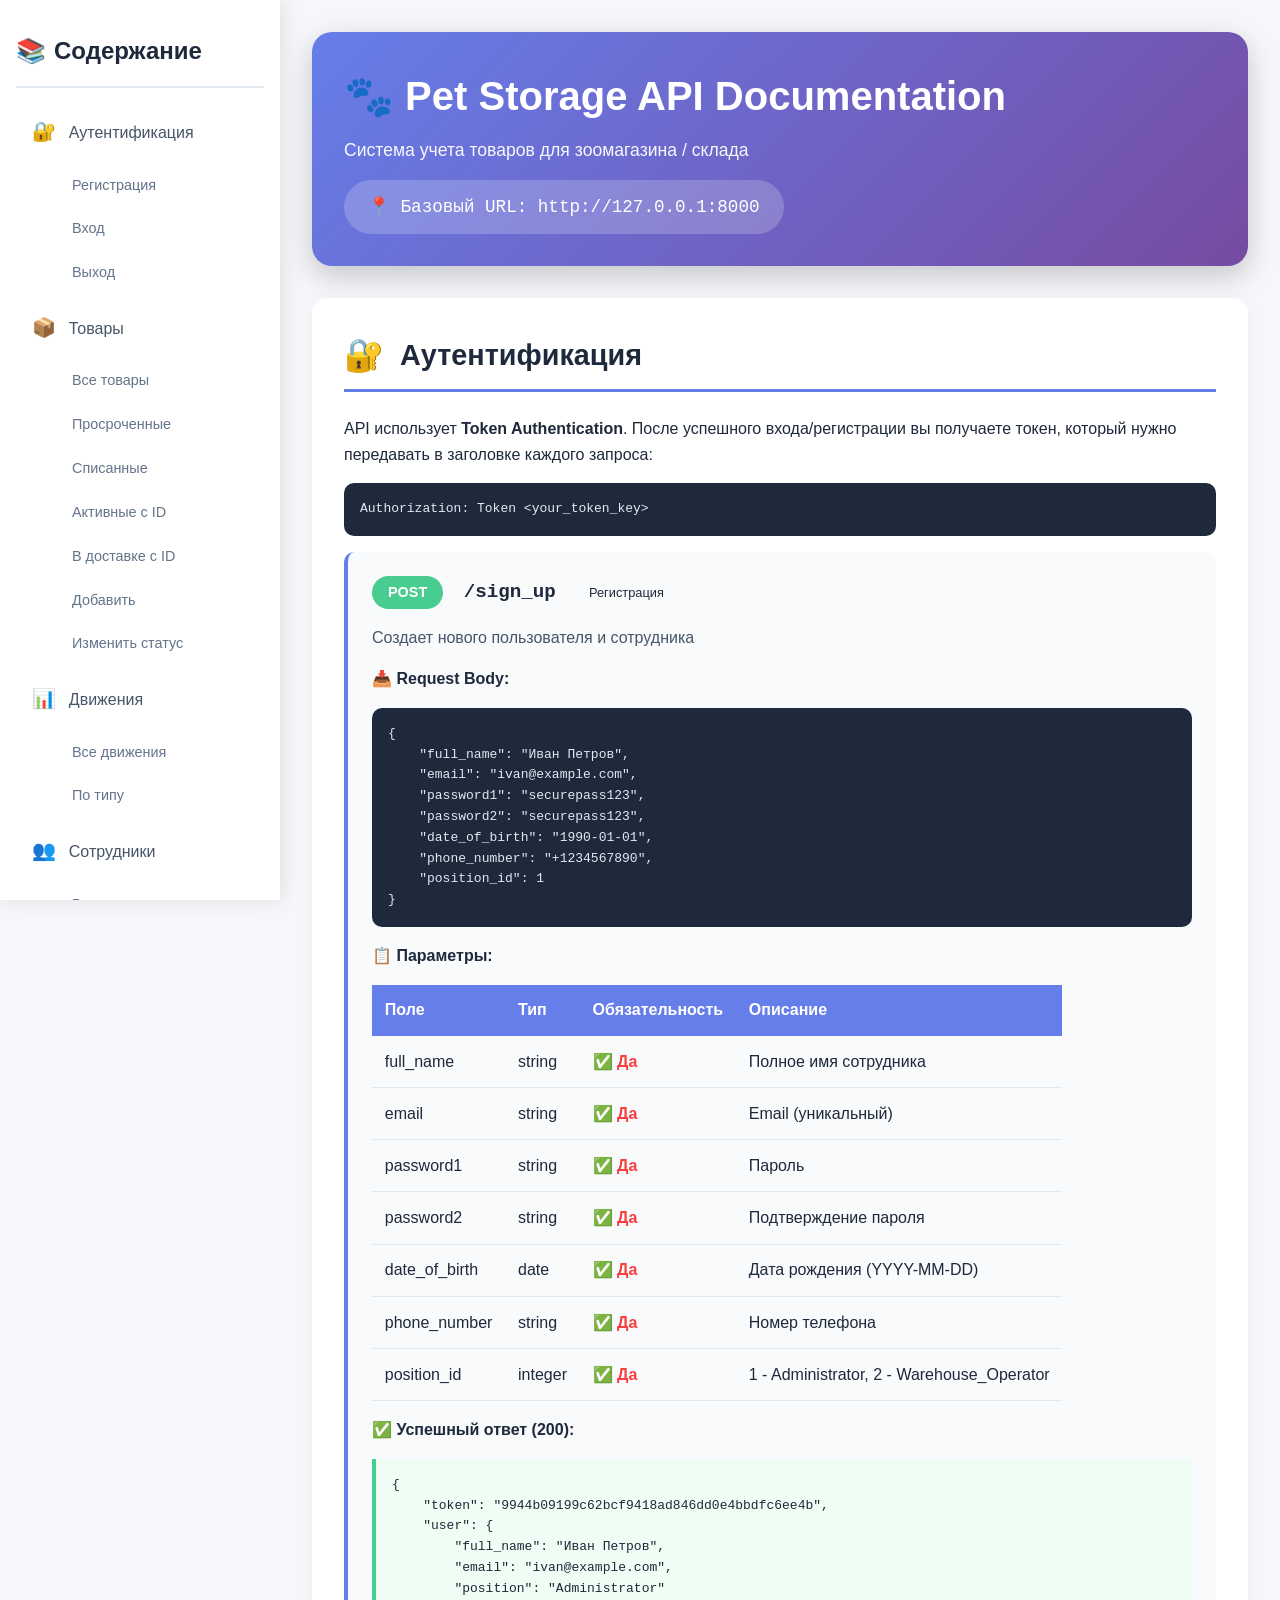
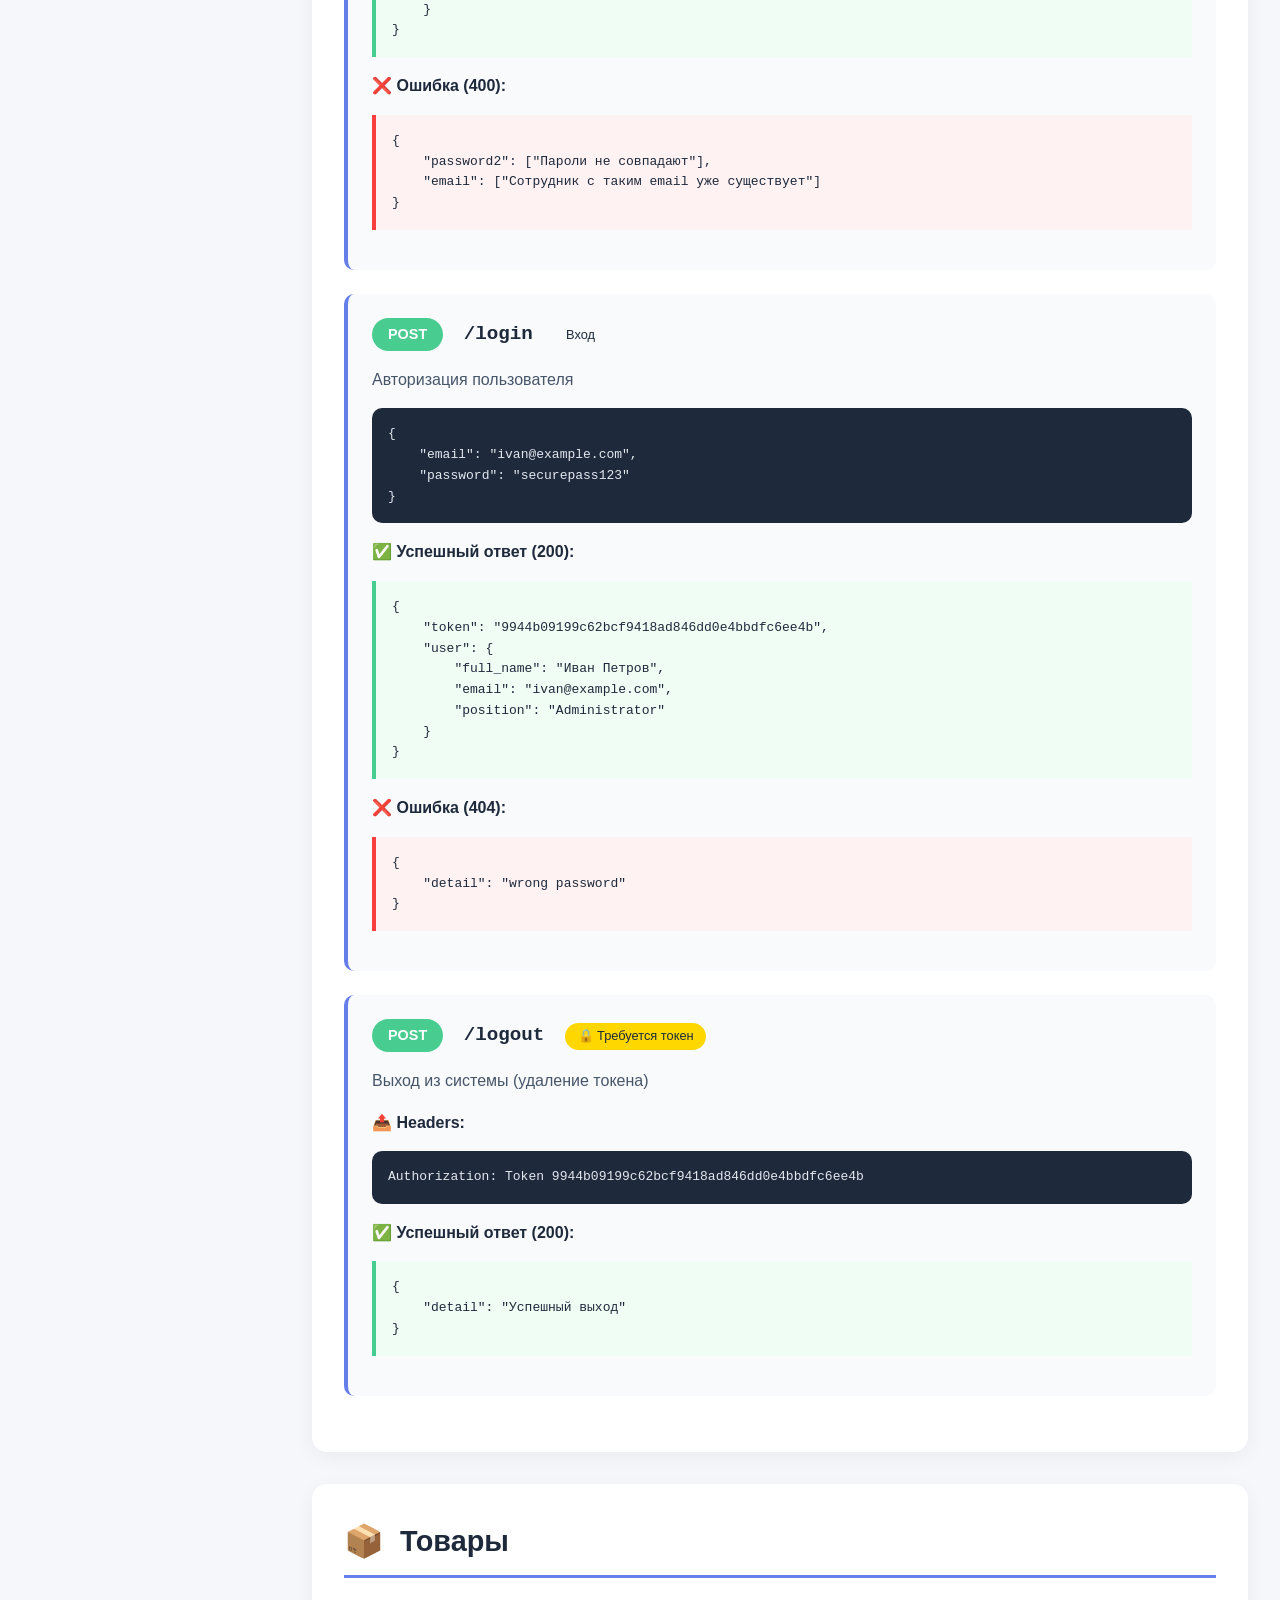
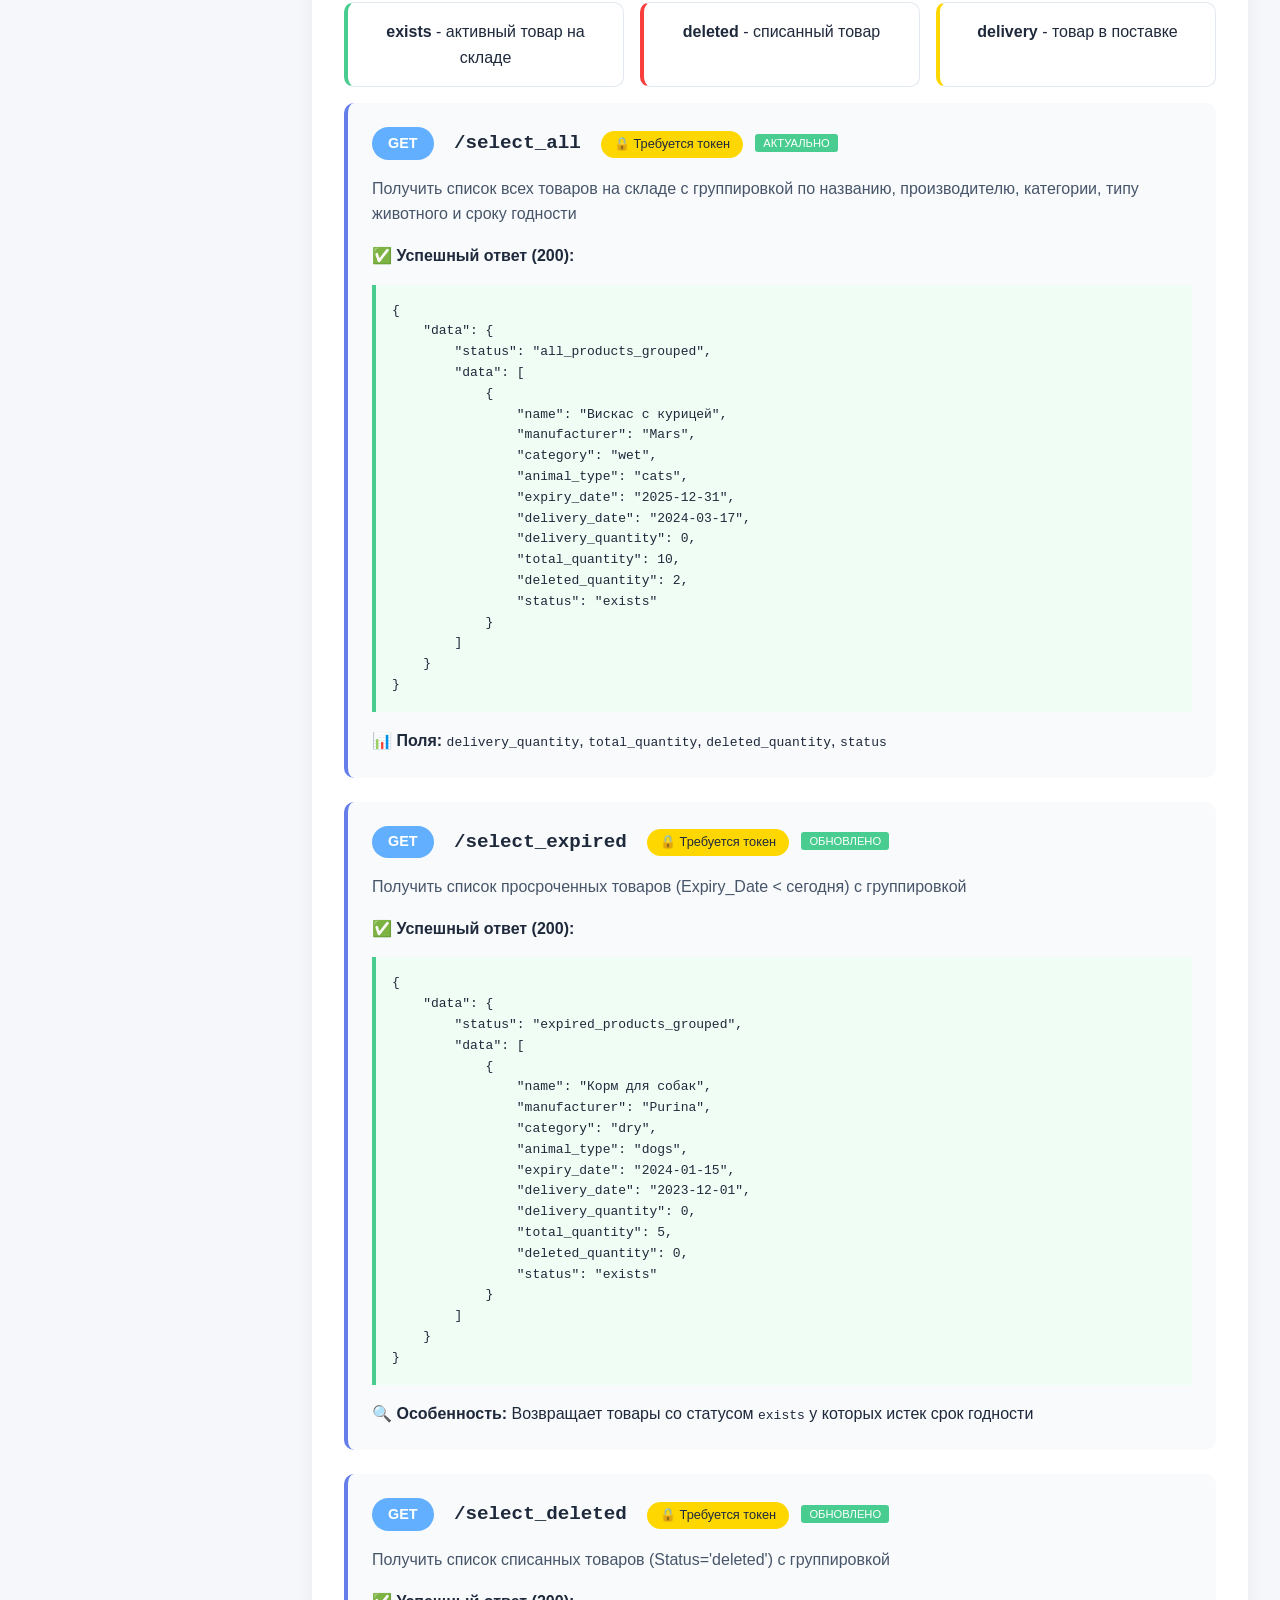
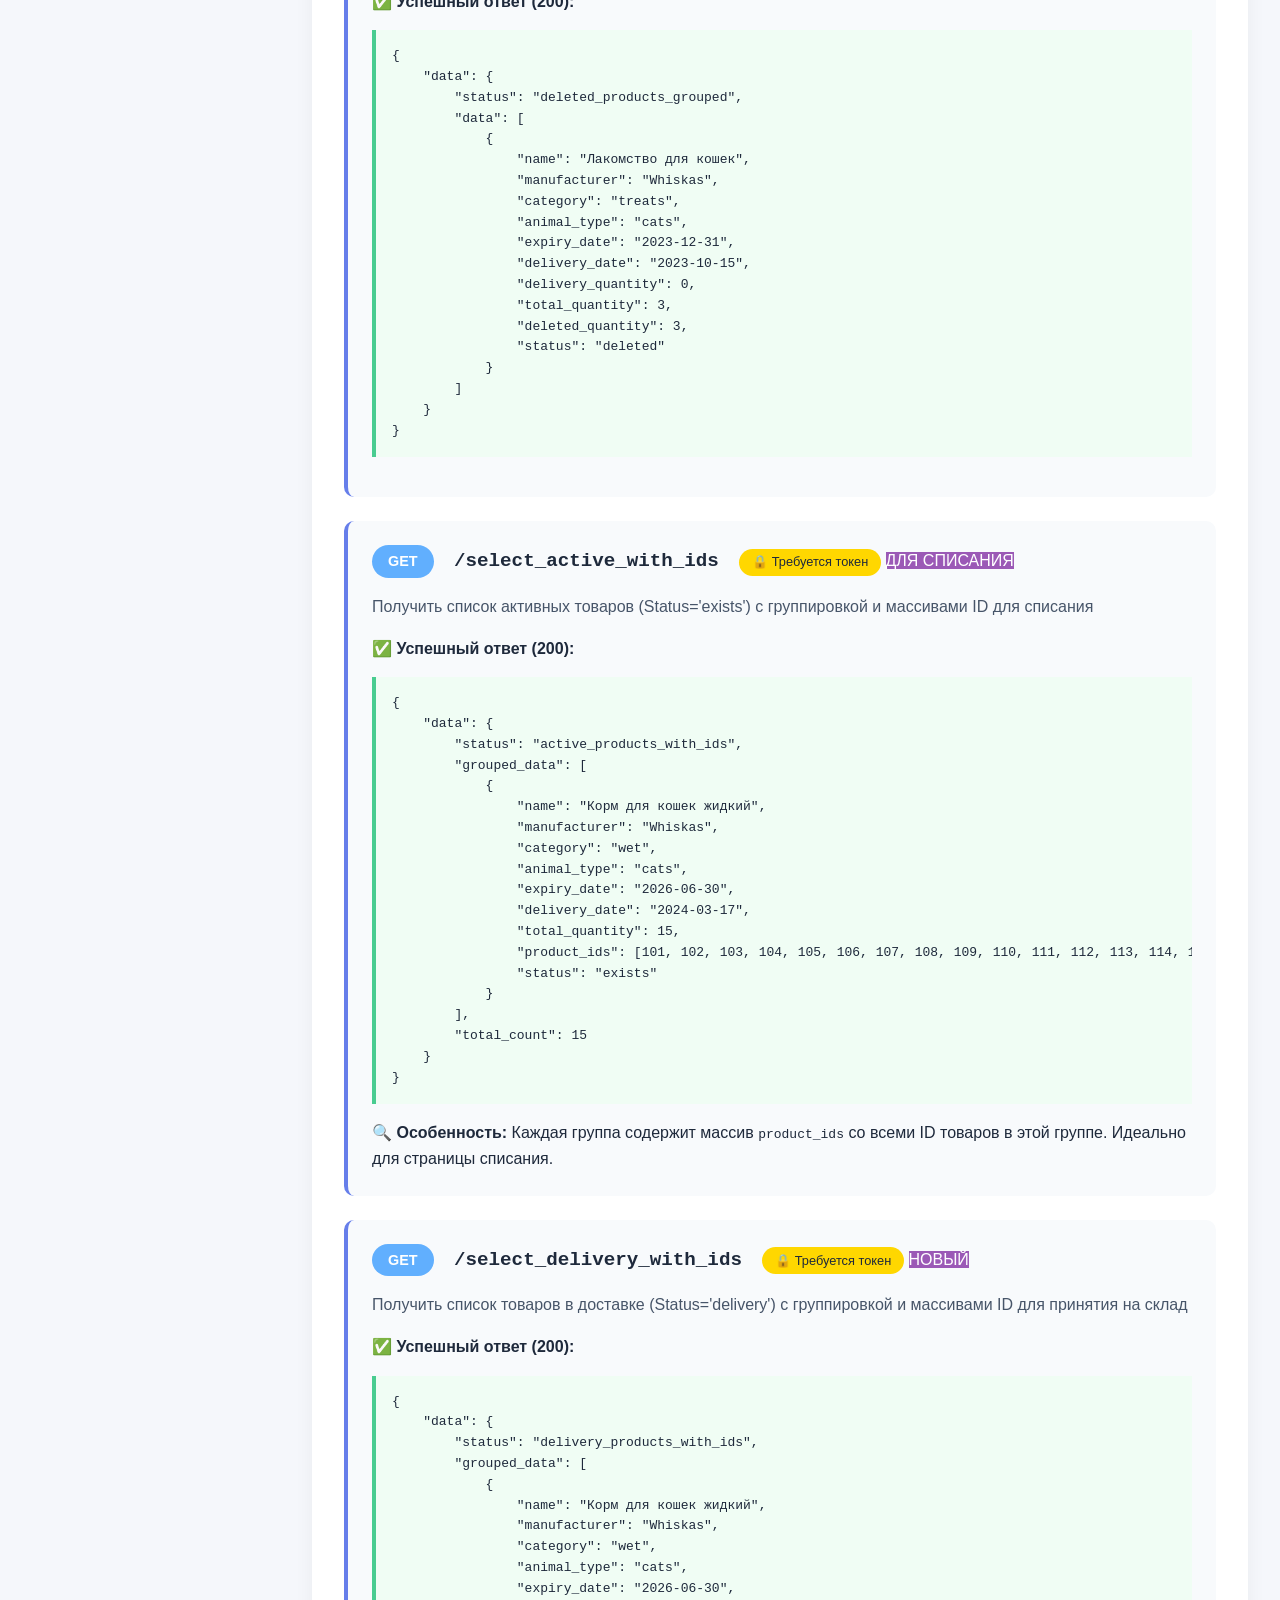
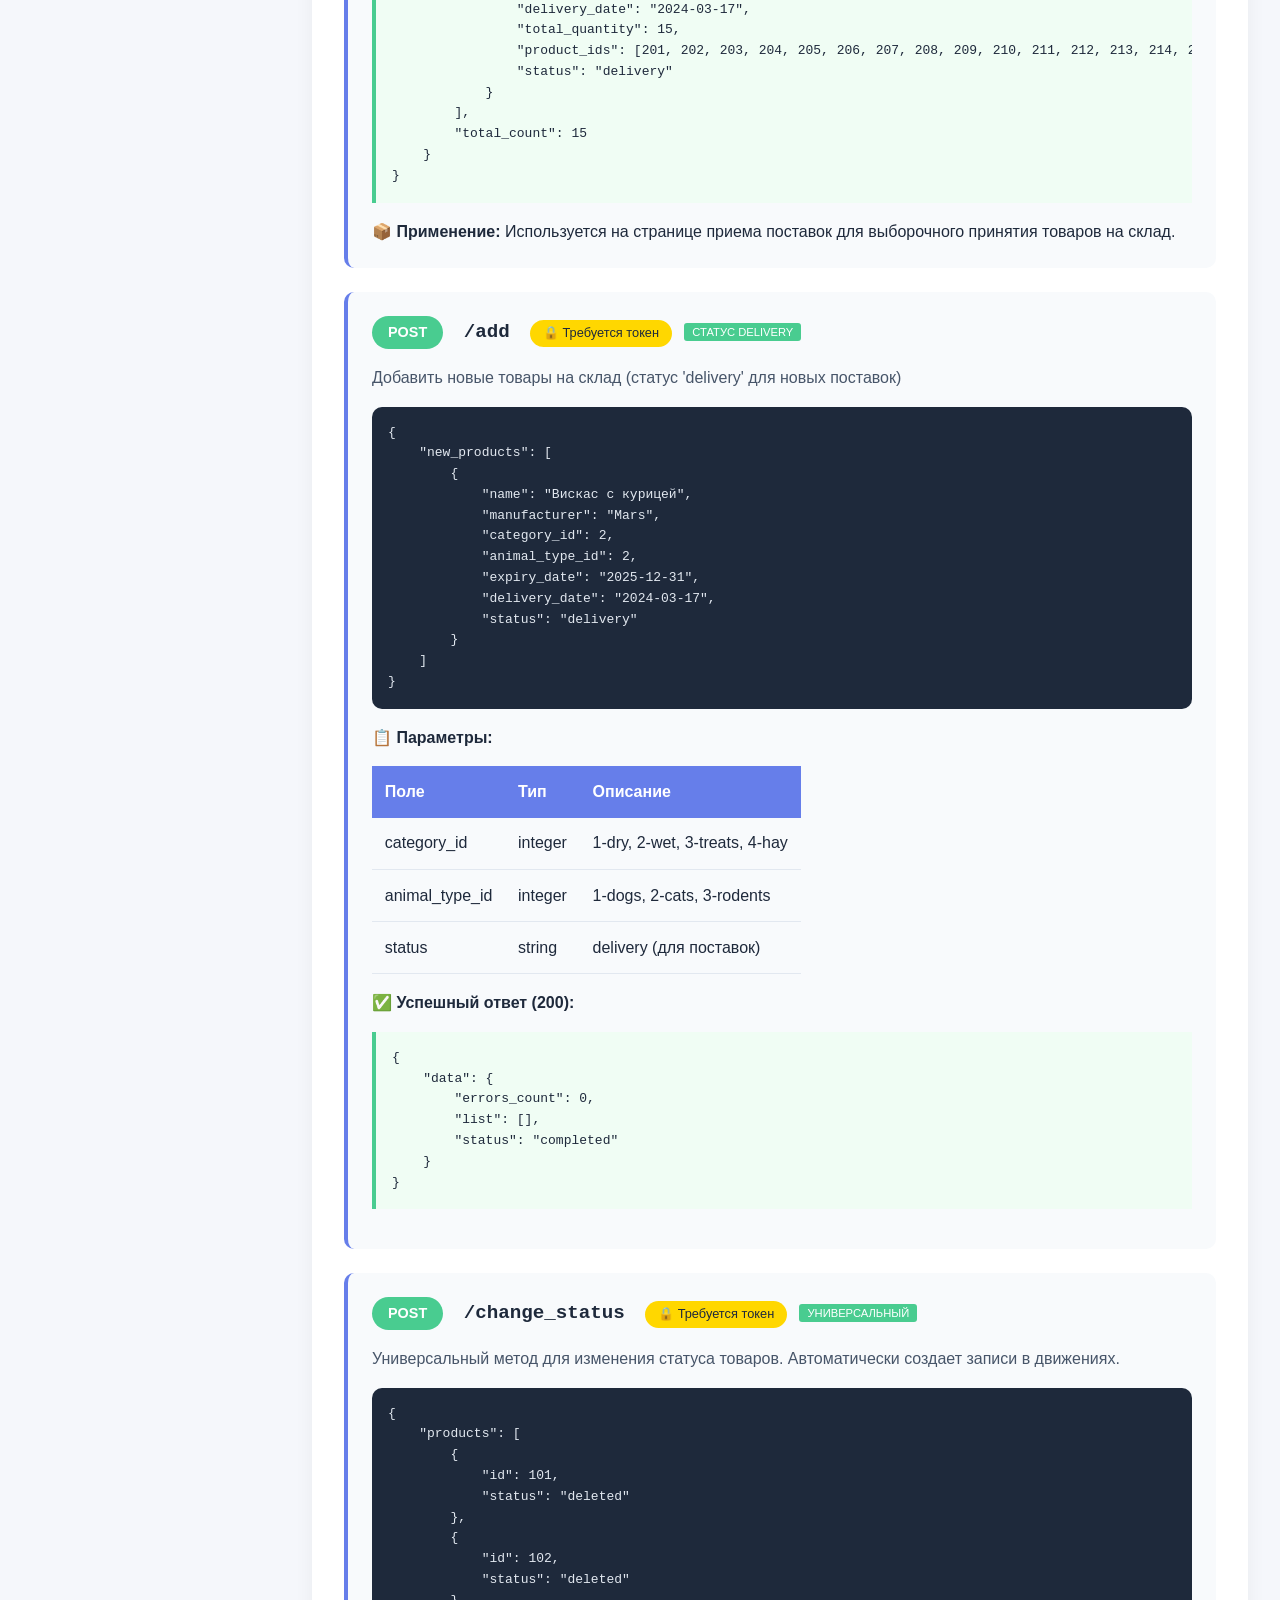
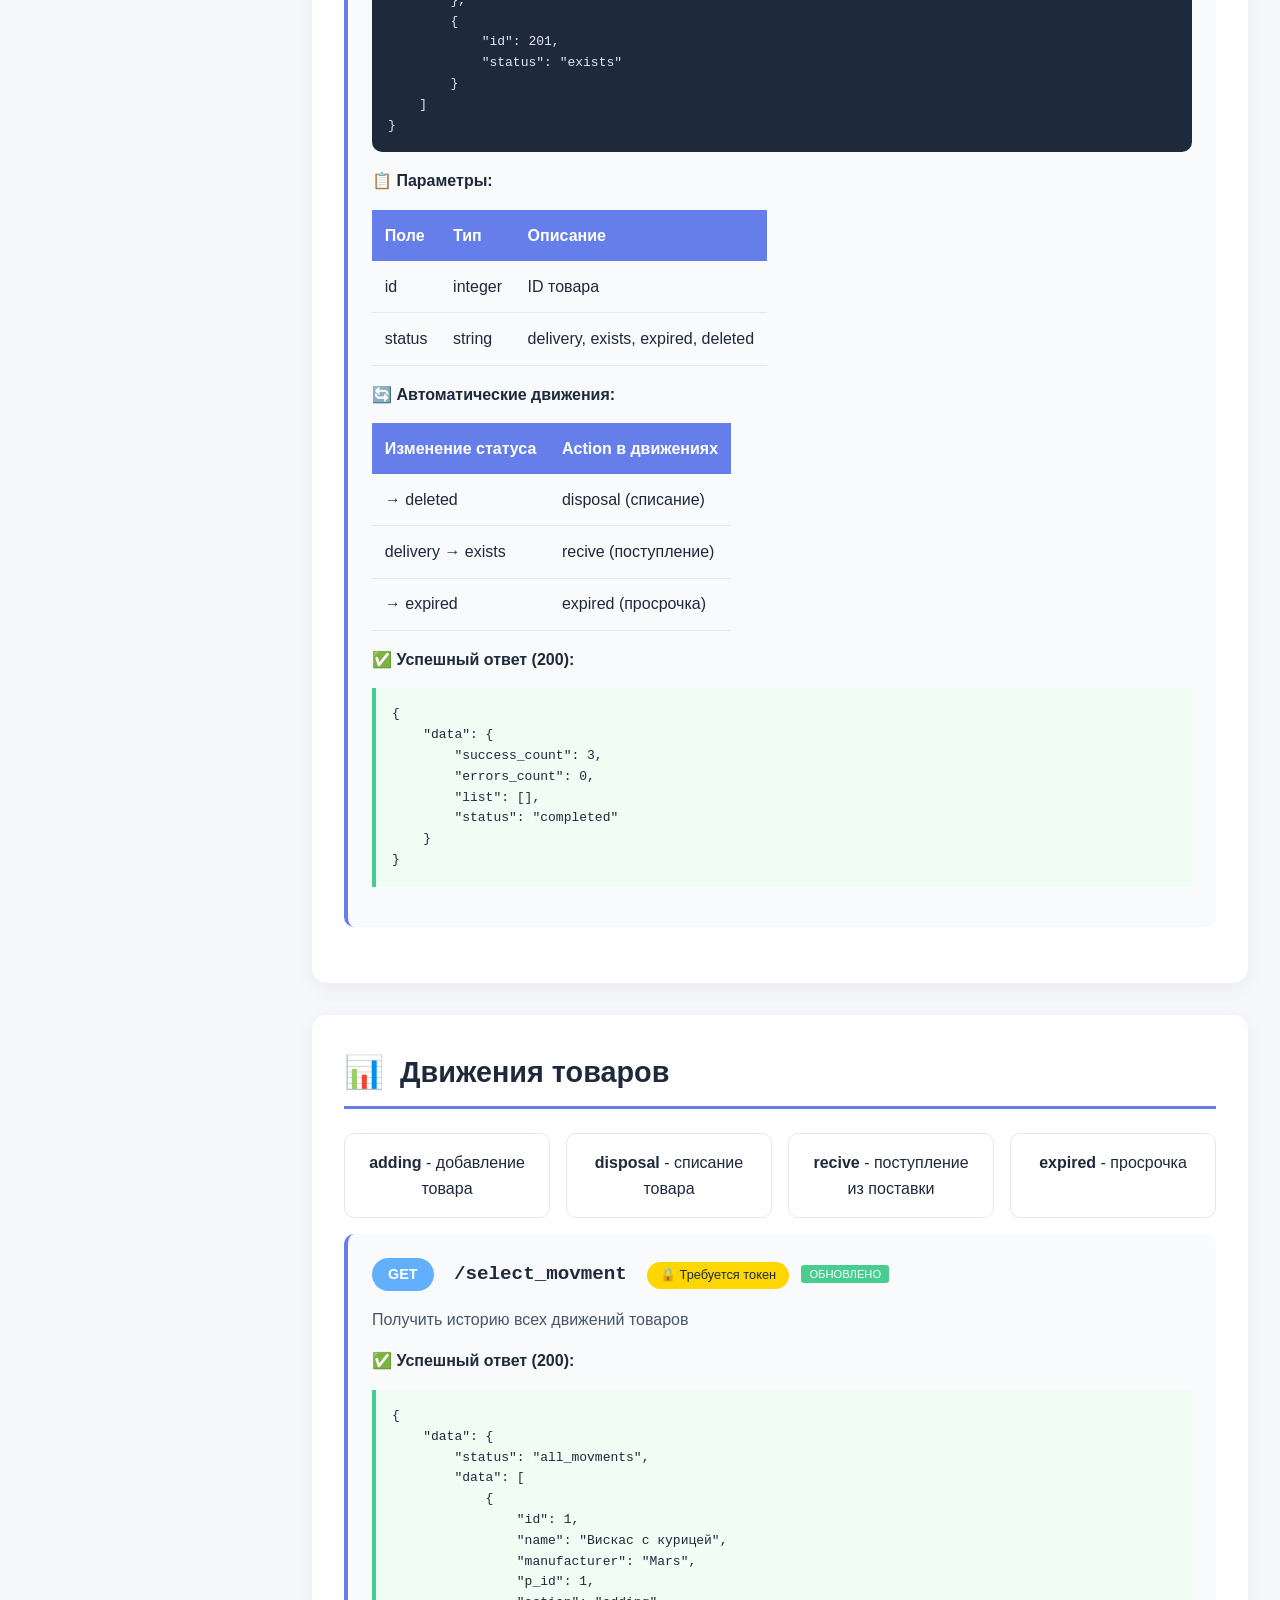
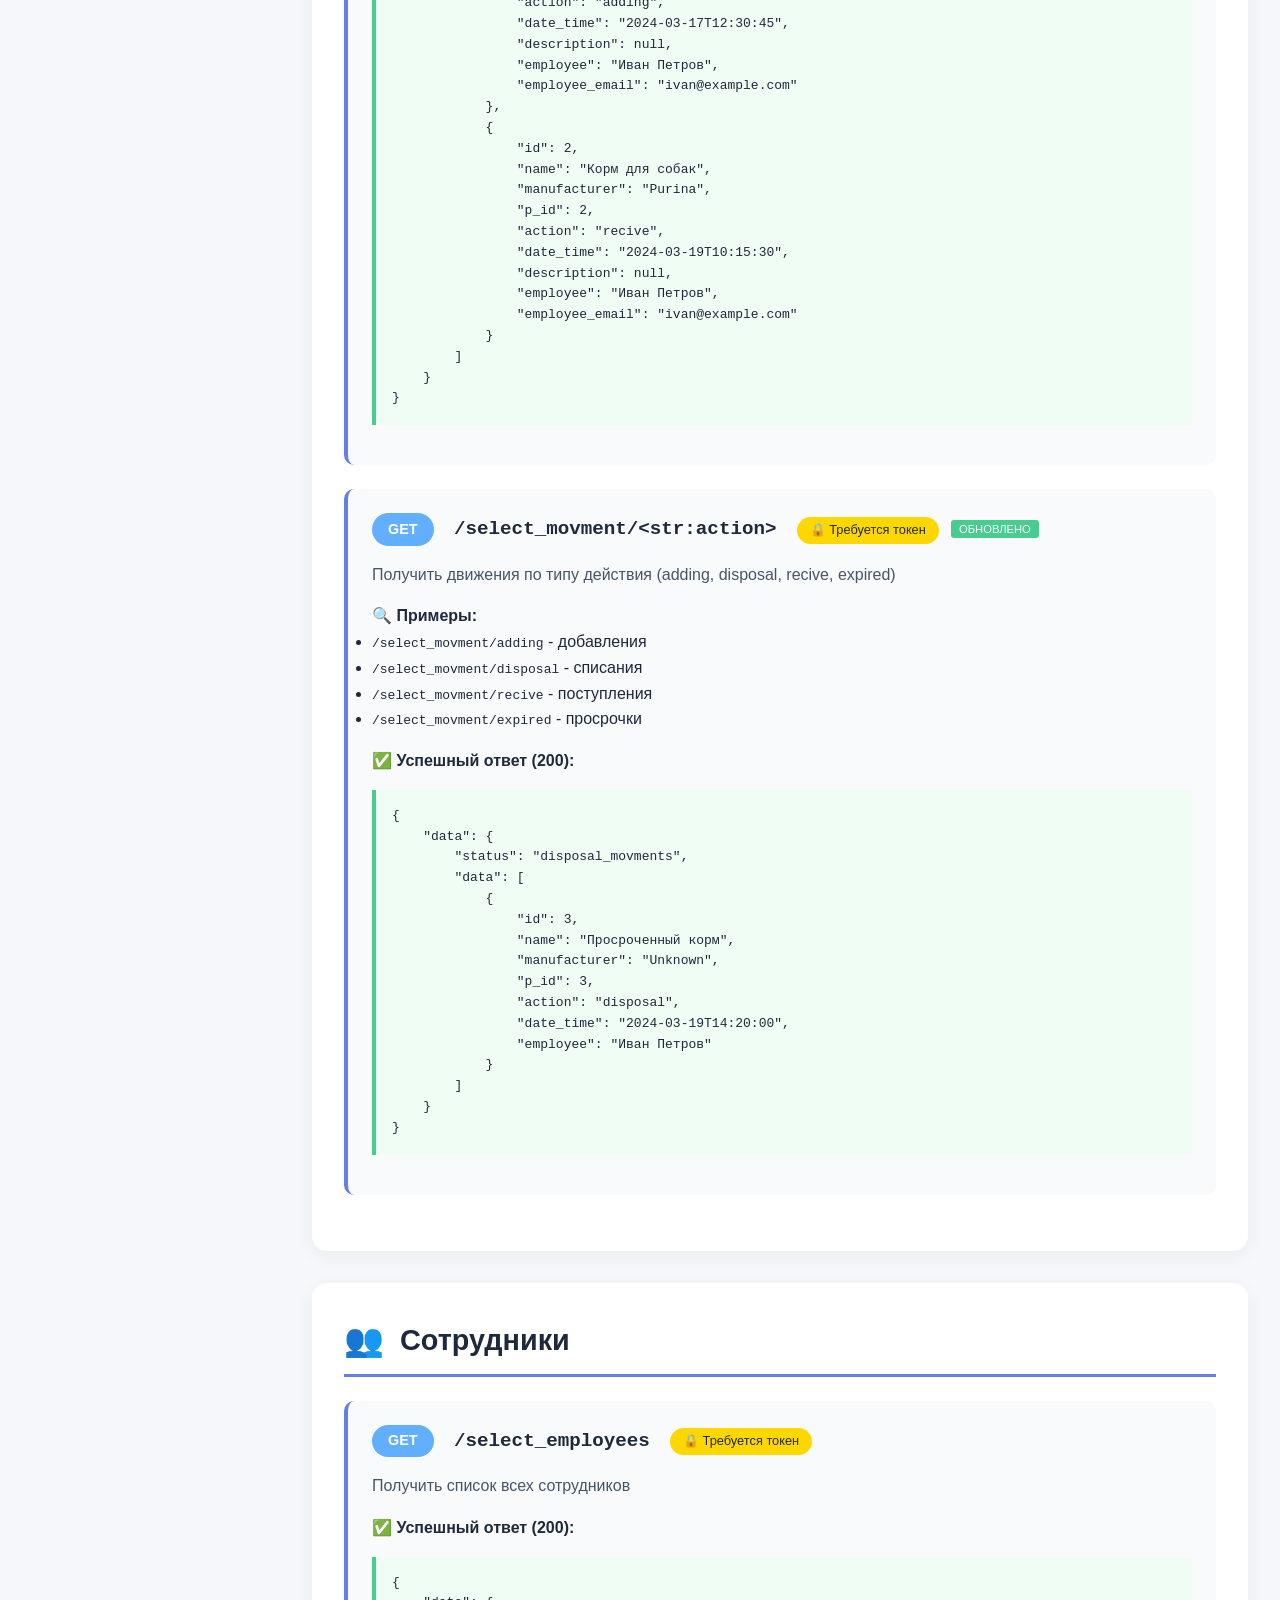
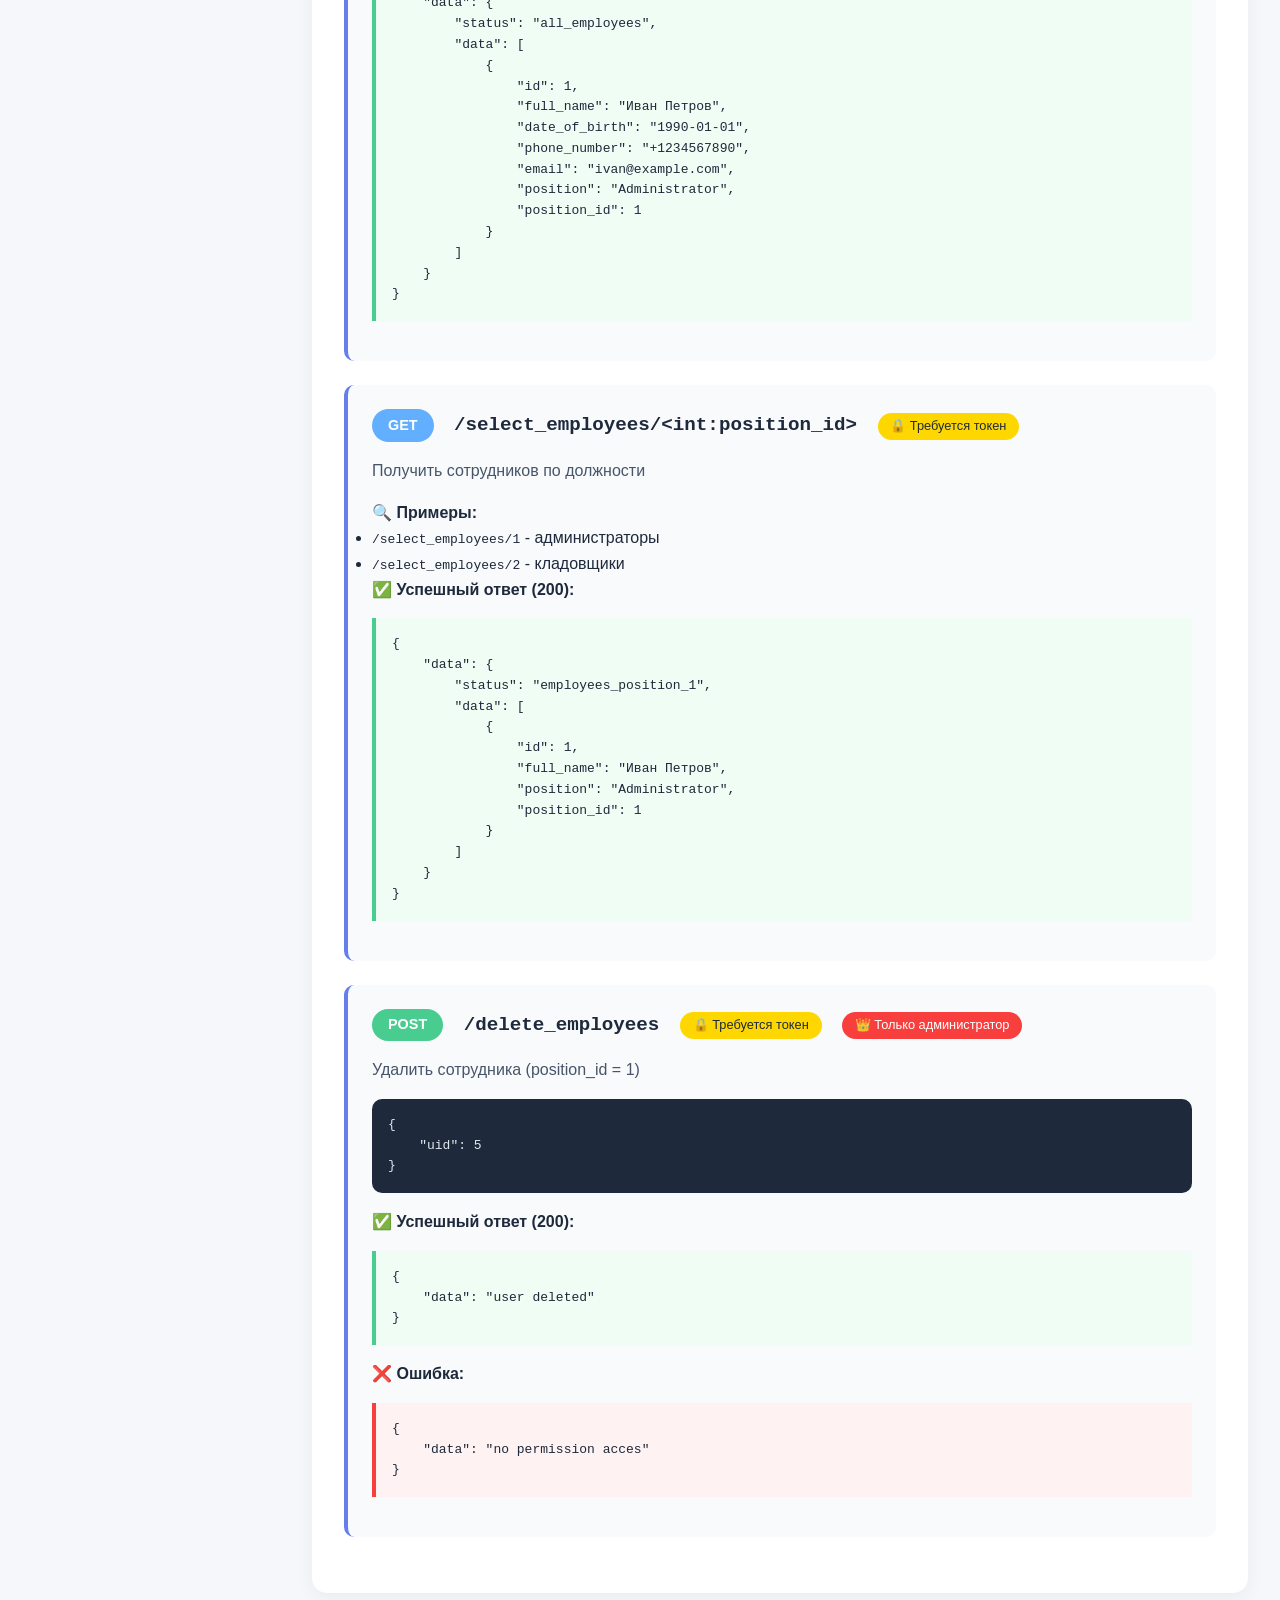
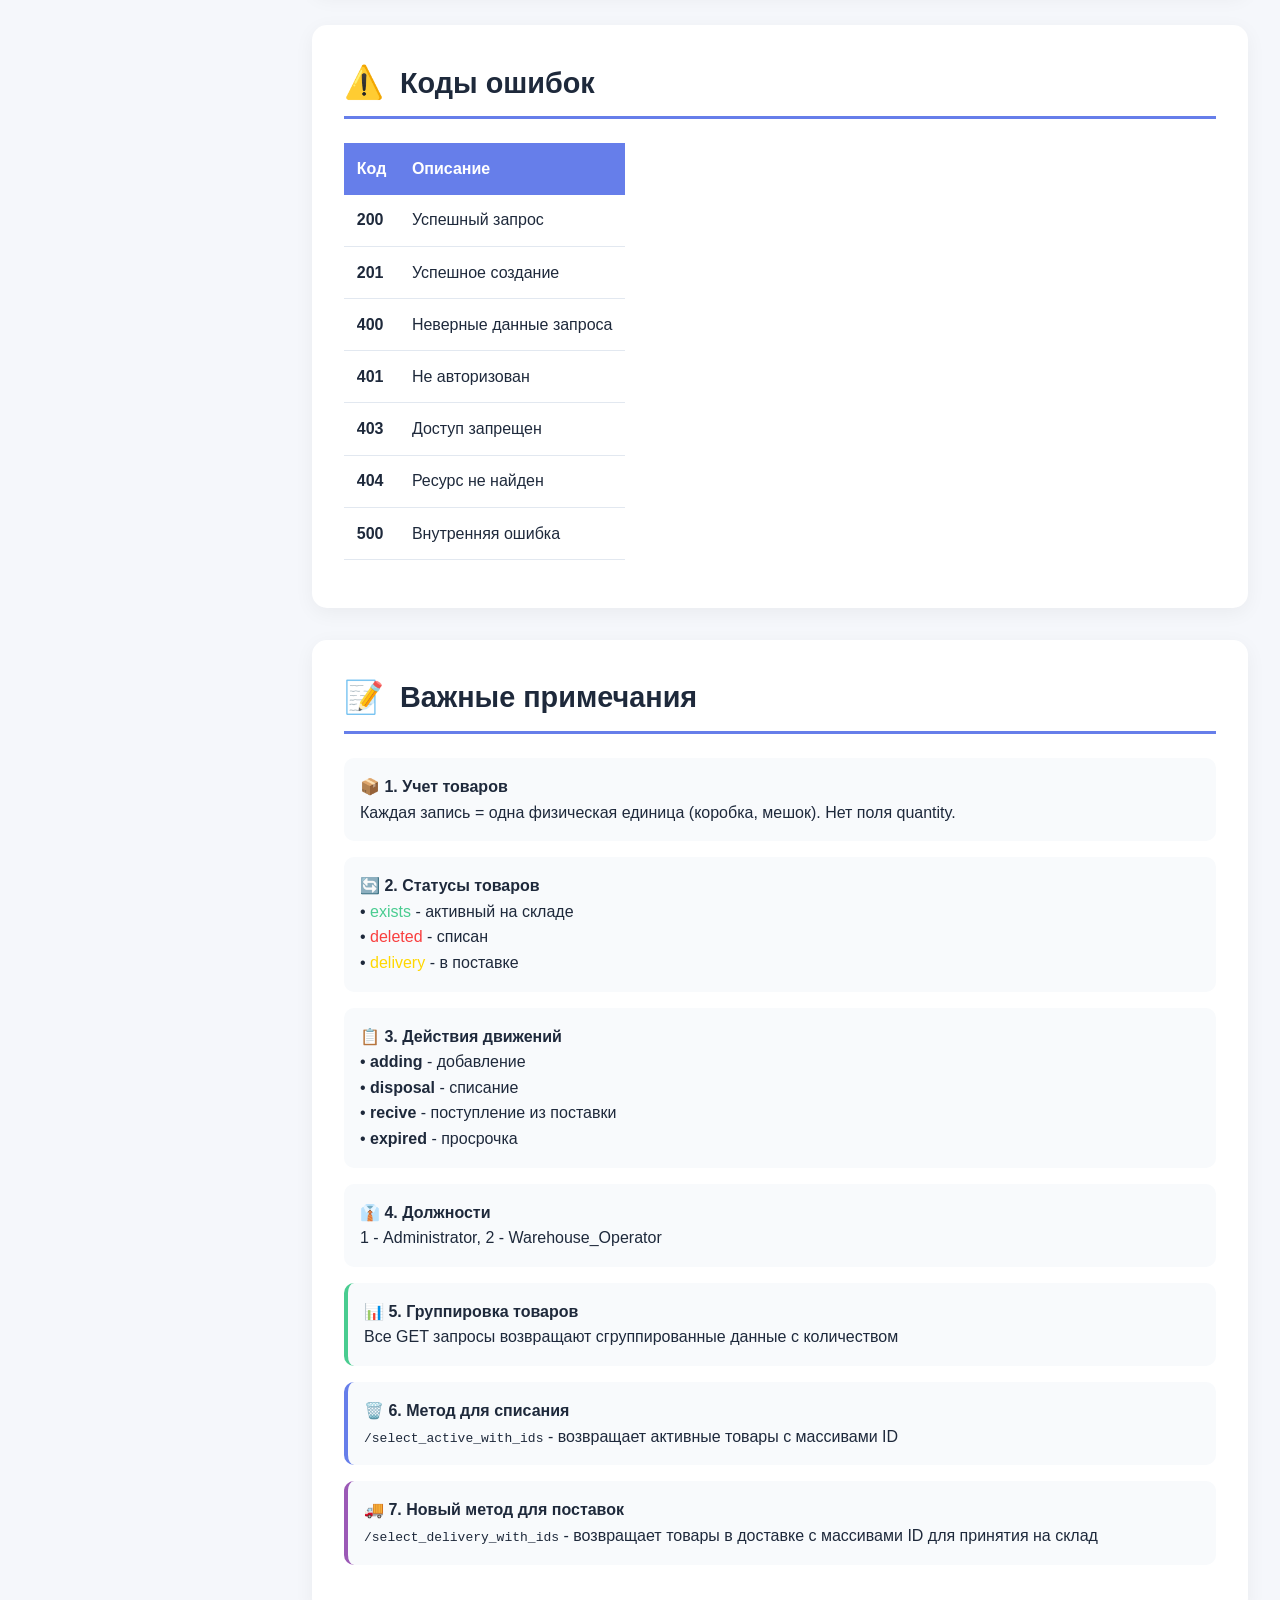
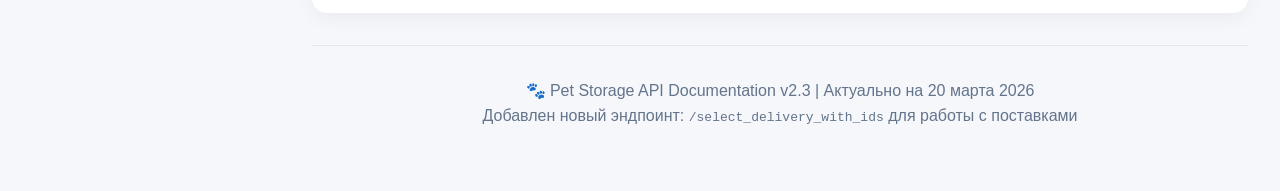
<file: index.html>
<!DOCTYPE html>
<html lang="ru">
<head>
    <meta charset="UTF-8">
    <meta name="viewport" content="width=device-width, initial-scale=1.0, maximum-scale=1.0, user-scalable=yes">
    <title>Pet Storage API Documentation</title>
    <style>
        * {
            margin: 0;
            padding: 0;
            box-sizing: border-box;
        }

        body {
            font-family: -apple-system, BlinkMacSystemFont, 'Segoe UI', Roboto, Oxygen, Ubuntu, Cantarell, 'Open Sans', 'Helvetica Neue', sans-serif;
            background-color: #f5f7fb;
            color: #1e293b;
            line-height: 1.6;
        }

        /* Навигация */
        .nav-container {
            position: fixed;
            top: 0;
            left: 0;
            height: 100vh;
            width: 280px;
            background: white;
            box-shadow: 2px 0 20px rgba(0,0,0,0.1);
            padding: 2rem 1rem;
            overflow-y: auto;
            z-index: 100;
            transition: transform 0.3s ease;
        }

        .nav-container.hidden {
            transform: translateX(-100%);
        }

        .nav-toggle {
            position: fixed;
            top: 1rem;
            left: 1rem;
            z-index: 101;
            background: #667eea;
            color: white;
            border: none;
            border-radius: 50px;
            width: 50px;
            height: 50px;
            font-size: 1.5rem;
            cursor: pointer;
            display: none;
            align-items: center;
            justify-content: center;
            box-shadow: 0 4px 10px rgba(102, 126, 234, 0.4);
        }

        .nav-title {
            font-size: 1.5rem;
            font-weight: 600;
            color: #1e293b;
            padding-bottom: 1rem;
            margin-bottom: 1rem;
            border-bottom: 2px solid #e2e8f0;
            display: flex;
            align-items: center;
            gap: 0.5rem;
        }

        .nav-menu {
            list-style: none;
        }

        .nav-item {
            margin-bottom: 0.5rem;
        }

        .nav-link {
            display: flex;
            align-items: center;
            padding: 0.8rem 1rem;
            color: #475569;
            text-decoration: none;
            border-radius: 10px;
            transition: all 0.2s;
            font-weight: 500;
        }

        .nav-link:hover {
            background: #f1f5f9;
            color: #667eea;
        }

        .nav-link.active {
            background: #667eea;
            color: white;
        }

        .nav-icon {
            margin-right: 0.8rem;
            font-size: 1.2rem;
        }

        .nav-submenu {
            list-style: none;
            padding-left: 2.5rem;
            margin-top: 0.3rem;
        }

        .nav-subitem {
            margin-bottom: 0.3rem;
        }

        .nav-sublink {
            display: block;
            padding: 0.5rem 1rem;
            color: #64748b;
            text-decoration: none;
            border-radius: 8px;
            font-size: 0.9rem;
            transition: all 0.2s;
        }

        .nav-sublink:hover {
            background: #f1f5f9;
            color: #667eea;
        }

        /* Основной контент */
        .main-content {
            margin-left: 280px;
            transition: margin-left 0.3s ease;
        }

        .main-content.expanded {
            margin-left: 0;
        }

        .container {
            max-width: 1400px;
            margin: 0 auto;
            padding: 2rem;
        }

        header {
            background: linear-gradient(135deg, #667eea 0%, #764ba2 100%);
            color: white;
            padding: 2rem;
            border-radius: 20px;
            margin-bottom: 2rem;
            box-shadow: 0 10px 30px rgba(0,0,0,0.2);
        }

        header h1 {
            font-size: 2.5rem;
            margin-bottom: 0.5rem;
            font-weight: 600;
        }

        header p {
            font-size: 1.1rem;
            opacity: 0.95;
        }

        .base-url {
            background: rgba(255,255,255,0.2);
            padding: 0.8rem 1.5rem;
            border-radius: 50px;
            display: inline-block;
            margin-top: 1rem;
            font-family: 'Courier New', monospace;
            font-size: 1.1rem;
        }

        .section {
            background: white;
            border-radius: 15px;
            padding: 2rem;
            margin-bottom: 2rem;
            box-shadow: 0 5px 20px rgba(0,0,0,0.05);
            scroll-margin-top: 1rem;
        }

        .section-title {
            display: flex;
            align-items: center;
            margin-bottom: 1.5rem;
            padding-bottom: 0.5rem;
            border-bottom: 3px solid #667eea;
        }

        .section-title h2 {
            color: #1e293b;
            font-size: 1.8rem;
            font-weight: 600;
        }

        .section-icon {
            font-size: 2rem;
            margin-right: 1rem;
        }

        .endpoint {
            background: #f8fafc;
            border-left: 4px solid #667eea;
            padding: 1.5rem;
            margin-bottom: 1.5rem;
            border-radius: 10px;
            transition: transform 0.2s;
            scroll-margin-top: 1rem;
        }

        .endpoint:hover {
            transform: translateX(5px);
            box-shadow: 0 5px 15px rgba(102, 126, 234, 0.1);
        }

        .method {
            display: inline-block;
            padding: 0.3rem 1rem;
            border-radius: 50px;
            font-weight: 600;
            font-size: 0.9rem;
            margin-right: 1rem;
        }

        .method-post {
            background: #49cc90;
            color: white;
        }

        .method-get {
            background: #61affe;
            color: white;
        }

        .method-delete {
            background: #f93e3e;
            color: white;
        }

        .endpoint-url {
            font-family: 'Courier New', monospace;
            font-size: 1.2rem;
            font-weight: 600;
            color: #1e293b;
            word-break: break-word;
        }

        .badge {
            display: inline-block;
            padding: 0.2rem 0.8rem;
            border-radius: 50px;
            font-size: 0.8rem;
            font-weight: 500;
            margin-left: 1rem;
        }

        .badge-auth {
            background: #ffd700;
            color: #1e293b;
        }

        .badge-admin {
            background: #f93e3e;
            color: white;
        }

        .badge-updated {
            background: #49cc90;
            color: white;
        }

        .badge-new {
            background: #9b59b6;
            color: white;
        }

        .description {
            margin: 1rem 0;
            color: #475569;
        }

        .request-box {
            background: #1e293b;
            color: #e2e8f0;
            padding: 1rem;
            border-radius: 10px;
            margin: 1rem 0;
            font-family: 'Courier New', monospace;
            overflow-x: auto;
        }

        .request-box pre {
            margin: 0;
            white-space: pre-wrap;
            word-break: break-word;
        }

        table {
            width: 100%;
            border-collapse: collapse;
            margin: 1rem 0;
            overflow-x: auto;
            display: block;
        }

        th {
            background: #667eea;
            color: white;
            padding: 0.8rem;
            text-align: left;
        }

        td {
            padding: 0.8rem;
            border-bottom: 1px solid #e2e8f0;
        }

        tr:hover {
            background: #f8fafc;
        }

        .param-required {
            color: #f93e3e;
            font-weight: 600;
        }

        .param-optional {
            color: #94a3b8;
        }

        .response-success {
            border-left: 4px solid #49cc90;
            background: #f0fdf4;
            padding: 1rem;
            margin: 1rem 0;
            overflow-x: auto;
        }

        .response-error {
            border-left: 4px solid #f93e3e;
            background: #fef2f2;
            padding: 1rem;
            margin: 1rem 0;
            overflow-x: auto;
        }

        .footer {
            text-align: center;
            padding: 2rem;
            color: #64748b;
            border-top: 1px solid #e2e8f0;
        }

        .grid-2 {
            display: grid;
            grid-template-columns: 1fr 1fr;
            gap: 2rem;
        }

        .new-badge {
            background: #49cc90;
            color: white;
            font-size: 0.7rem;
            padding: 0.2rem 0.5rem;
            border-radius: 3px;
            margin-left: 0.5rem;
            vertical-align: middle;
            white-space: nowrap;
        }

        /* Адаптация для мобильных */
        @media (max-width: 768px) {
            .nav-toggle {
                display: flex;
            }

            .nav-container {
                transform: translateX(-100%);
                width: 85%;
                max-width: 300px;
            }

            .nav-container.visible {
                transform: translateX(0);
            }

            .main-content {
                margin-left: 0;
            }

            .container {
                padding: 1rem;
            }

            header {
                padding: 1.5rem;
                margin-top: 3rem;
            }

            header h1 {
                font-size: 1.8rem;
            }

            .base-url {
                font-size: 0.9rem;
                padding: 0.6rem 1rem;
                word-break: break-all;
            }

            .section {
                padding: 1rem;
            }

            .section-title h2 {
                font-size: 1.5rem;
            }

            .endpoint {
                padding: 1rem;
            }

            .method {
                display: inline-block;
                margin-bottom: 0.5rem;
            }

            .endpoint-url {
                display: inline-block;
                margin-bottom: 0.5rem;
                font-size: 1rem;
            }

            .badge {
                display: inline-block;
                margin: 0.25rem;
            }

            .grid-2 {
                grid-template-columns: 1fr;
            }

            .request-box pre {
                font-size: 0.85rem;
            }

            table {
                font-size: 0.85rem;
            }

            th, td {
                padding: 0.5rem;
            }
        }

        /* Для очень маленьких экранов */
        @media (max-width: 480px) {
            .method {
                font-size: 0.8rem;
                padding: 0.2rem 0.6rem;
            }

            .endpoint-url {
                font-size: 0.9rem;
            }

            .badge {
                font-size: 0.7rem;
            }

            .response-success pre,
            .response-error pre {
                font-size: 0.75rem;
            }
        }

        .status-table {
            display: grid;
            grid-template-columns: repeat(auto-fit, minmax(200px, 1fr));
            gap: 1rem;
            margin: 1rem 0;
        }

        .status-card {
            background: white;
            border: 1px solid #e2e8f0;
            border-radius: 10px;
            padding: 1rem;
            text-align: center;
        }

        .status-card.exists {
            border-left: 4px solid #49cc90;
        }

        .status-card.deleted {
            border-left: 4px solid #f93e3e;
        }

        .status-card.delivery {
            border-left: 4px solid #ffd700;
        }
    </style>
</head>
<body>
    <!-- Кнопка меню -->
    <button class="nav-toggle" id="navToggle">☰</button>

    <!-- Навигация -->
    <div class="nav-container" id="navContainer">
        <div class="nav-title">
            <span>📚</span> Содержание
        </div>
        <ul class="nav-menu">
            <li class="nav-item">
                <a href="#auth" class="nav-link" onclick="closeNav()">
                    <span class="nav-icon">🔐</span> Аутентификация
                </a>
                <ul class="nav-submenu">
                    <li class="nav-subitem"><a href="#sign_up" class="nav-sublink" onclick="closeNav()">Регистрация</a></li>
                    <li class="nav-subitem"><a href="#login" class="nav-sublink" onclick="closeNav()">Вход</a></li>
                    <li class="nav-subitem"><a href="#logout" class="nav-sublink" onclick="closeNav()">Выход</a></li>
                </ul>
            </li>
            <li class="nav-item">
                <a href="#products" class="nav-link" onclick="closeNav()">
                    <span class="nav-icon">📦</span> Товары
                </a>
                <ul class="nav-submenu">
                    <li class="nav-subitem"><a href="#select_all" class="nav-sublink" onclick="closeNav()">Все товары</a></li>
                    <li class="nav-subitem"><a href="#select_expired" class="nav-sublink" onclick="closeNav()">Просроченные</a></li>
                    <li class="nav-subitem"><a href="#select_deleted" class="nav-sublink" onclick="closeNav()">Списанные</a></li>
                    <li class="nav-subitem"><a href="#select_active_with_ids" class="nav-sublink" onclick="closeNav()">Активные с ID</a></li>
                    <li class="nav-subitem"><a href="#select_delivery_with_ids" class="nav-sublink" onclick="closeNav()">В доставке с ID</a></li>
                    <li class="nav-subitem"><a href="#add" class="nav-sublink" onclick="closeNav()">Добавить</a></li>
                    <li class="nav-subitem"><a href="#change_status" class="nav-sublink" onclick="closeNav()">Изменить статус</a></li>
                </ul>
            </li>
            <li class="nav-item">
                <a href="#movements" class="nav-link" onclick="closeNav()">
                    <span class="nav-icon">📊</span> Движения
                </a>
                <ul class="nav-submenu">
                    <li class="nav-subitem"><a href="#all_movments" class="nav-sublink" onclick="closeNav()">Все движения</a></li>
                    <li class="nav-subitem"><a href="#movements_by_action" class="nav-sublink" onclick="closeNav()">По типу</a></li>
                </ul>
            </li>
            <li class="nav-item">
                <a href="#employees" class="nav-link" onclick="closeNav()">
                    <span class="nav-icon">👥</span> Сотрудники
                </a>
                <ul class="nav-submenu">
                    <li class="nav-subitem"><a href="#all_employees" class="nav-sublink" onclick="closeNav()">Все сотрудники</a></li>
                    <li class="nav-subitem"><a href="#employees_by_position" class="nav-sublink" onclick="closeNav()">По должности</a></li>
                    <li class="nav-subitem"><a href="#delete_employees" class="nav-sublink" onclick="closeNav()">Удалить</a></li>
                </ul>
            </li>
            <li class="nav-item">
                <a href="#errors" class="nav-link" onclick="closeNav()">
                    <span class="nav-icon">⚠️</span> Коды ошибок
                </a>
            </li>
            <li class="nav-item">
                <a href="#notes" class="nav-link" onclick="closeNav()">
                    <span class="nav-icon">📝</span> Примечания
                </a>
            </li>
        </ul>
    </div>

    <!-- Основной контент -->
    <div class="main-content" id="mainContent">
        <div class="container">
            <header>
                <h1>🐾 Pet Storage API Documentation</h1>
                <p>Система учета товаров для зоомагазина / склада</p>
                <div class="base-url">
                    📍 Базовый URL: http://127.0.0.1:8000
                </div>
            </header>

            <!-- Аутентификация -->
            <section id="auth" class="section">
                <div class="section-title">
                    <span class="section-icon">🔐</span>
                    <h2>Аутентификация</h2>
                </div>
                <p style="margin-bottom: 1rem;">API использует <strong>Token Authentication</strong>. После успешного входа/регистрации вы получаете токен, который нужно передавать в заголовке каждого запроса:</p>
                <div class="request-box">
                    <pre>Authorization: Token &lt;your_token_key&gt;</pre>
                </div>

                <!-- Регистрация -->
                <div id="sign_up" class="endpoint">
                    <span class="method method-post">POST</span>
                    <span class="endpoint-url">/sign_up</span>
                    <span class="badge">Регистрация</span>
                    <div class="description">Создает нового пользователя и сотрудника</div>
                    
                    <h4>📥 Request Body:</h4>
                    <div class="request-box">
                        <pre>{
    "full_name": "Иван Петров",
    "email": "ivan@example.com",
    "password1": "securepass123",
    "password2": "securepass123",
    "date_of_birth": "1990-01-01",
    "phone_number": "+1234567890",
    "position_id": 1
}</pre>
                    </div>

                    <h4>📋 Параметры:</h4>
                    <table>
                        <tr>
                            <th>Поле</th>
                            <th>Тип</th>
                            <th>Обязательность</th>
                            <th>Описание</th>
                        </tr>
                        <tr>
                            <td>full_name</td>
                            <td>string</td>
                            <td class="param-required">✅ Да</td>
                            <td>Полное имя сотрудника</td>
                        </tr>
                        <tr>
                            <td>email</td>
                            <td>string</td>
                            <td class="param-required">✅ Да</td>
                            <td>Email (уникальный)</td>
                        </tr>
                        <tr>
                            <td>password1</td>
                            <td>string</td>
                            <td class="param-required">✅ Да</td>
                            <td>Пароль</td>
                        </tr>
                        <tr>
                            <td>password2</td>
                            <td>string</td>
                            <td class="param-required">✅ Да</td>
                            <td>Подтверждение пароля</td>
                        </tr>
                        <tr>
                            <td>date_of_birth</td>
                            <td>date</td>
                            <td class="param-required">✅ Да</td>
                            <td>Дата рождения (YYYY-MM-DD)</td>
                        </tr>
                        <tr>
                            <td>phone_number</td>
                            <td>string</td>
                            <td class="param-required">✅ Да</td>
                            <td>Номер телефона</td>
                        </tr>
                        <tr>
                            <td>position_id</td>
                            <td>integer</td>
                            <td class="param-required">✅ Да</td>
                            <td>1 - Administrator, 2 - Warehouse_Operator</td>
                        </tr>
                    </table>

                    <h4>✅ Успешный ответ (200):</h4>
                    <div class="response-success">
                        <pre>{
    "token": "9944b09199c62bcf9418ad846dd0e4bbdfc6ee4b",
    "user": {
        "full_name": "Иван Петров",
        "email": "ivan@example.com",
        "position": "Administrator"
    }
}</pre>
                    </div>

                    <h4>❌ Ошибка (400):</h4>
                    <div class="response-error">
                        <pre>{
    "password2": ["Пароли не совпадают"],
    "email": ["Сотрудник с таким email уже существует"]
}</pre>
                    </div>
                </div>

                <!-- Вход -->
                <div id="login" class="endpoint">
                    <span class="method method-post">POST</span>
                    <span class="endpoint-url">/login</span>
                    <span class="badge">Вход</span>
                    <div class="description">Авторизация пользователя</div>
                    
                    <div class="request-box">
                        <pre>{
    "email": "ivan@example.com",
    "password": "securepass123"
}</pre>
                    </div>

                    <h4>✅ Успешный ответ (200):</h4>
                    <div class="response-success">
                        <pre>{
    "token": "9944b09199c62bcf9418ad846dd0e4bbdfc6ee4b",
    "user": {
        "full_name": "Иван Петров",
        "email": "ivan@example.com",
        "position": "Administrator"
    }
}</pre>
                    </div>

                    <h4>❌ Ошибка (404):</h4>
                    <div class="response-error">
                        <pre>{
    "detail": "wrong password"
}</pre>
                    </div>
                </div>

                <!-- Выход -->
                <div id="logout" class="endpoint">
                    <span class="method method-post">POST</span>
                    <span class="endpoint-url">/logout</span>
                    <span class="badge badge-auth">🔒 Требуется токен</span>
                    <div class="description">Выход из системы (удаление токена)</div>
                    
                    <h4>📤 Headers:</h4>
                    <div class="request-box">
                        <pre>Authorization: Token 9944b09199c62bcf9418ad846dd0e4bbdfc6ee4b</pre>
                    </div>

                    <h4>✅ Успешный ответ (200):</h4>
                    <div class="response-success">
                        <pre>{
    "detail": "Успешный выход"
}</pre>
                    </div>
                </div>
            </section>

            <!-- Товары -->
            <section id="products" class="section">
                <div class="section-title">
                    <span class="section-icon">📦</span>
                    <h2>Товары</h2>
                </div>

                <div class="status-table">
                    <div class="status-card exists">
                        <strong>exists</strong> - активный товар на складе
                    </div>
                    <div class="status-card deleted">
                        <strong>deleted</strong> - списанный товар
                    </div>
                    <div class="status-card delivery">
                        <strong>delivery</strong> - товар в поставке
                    </div>
                </div>

                <!-- Получить все товары -->
                <div id="select_all" class="endpoint">
                    <span class="method method-get">GET</span>
                    <span class="endpoint-url">/select_all</span>
                    <span class="badge badge-auth">🔒 Требуется токен</span>
                    <span class="new-badge">АКТУАЛЬНО</span>
                    <div class="description">Получить список всех товаров на складе с группировкой по названию, производителю, категории, типу животного и сроку годности</div>

                    <h4>✅ Успешный ответ (200):</h4>
                    <div class="response-success">
                        <pre>{
    "data": {
        "status": "all_products_grouped",
        "data": [
            {
                "name": "Вискас с курицей",
                "manufacturer": "Mars",
                "category": "wet",
                "animal_type": "cats",
                "expiry_date": "2025-12-31",
                "delivery_date": "2024-03-17",
                "delivery_quantity": 0,
                "total_quantity": 10,
                "deleted_quantity": 2,
                "status": "exists"
            }
        ]
    }
}</pre>
                    </div>
                    <p><strong>📊 Поля:</strong> <code>delivery_quantity</code>, <code>total_quantity</code>, <code>deleted_quantity</code>, <code>status</code></p>
                </div>

                <!-- Просроченные товары -->
                <div id="select_expired" class="endpoint">
                    <span class="method method-get">GET</span>
                    <span class="endpoint-url">/select_expired</span>
                    <span class="badge badge-auth">🔒 Требуется токен</span>
                    <span class="new-badge">ОБНОВЛЕНО</span>
                    <div class="description">Получить список просроченных товаров (Expiry_Date &lt; сегодня) с группировкой</div>

                    <h4>✅ Успешный ответ (200):</h4>
                    <div class="response-success">
                        <pre>{
    "data": {
        "status": "expired_products_grouped",
        "data": [
            {
                "name": "Корм для собак",
                "manufacturer": "Purina",
                "category": "dry",
                "animal_type": "dogs",
                "expiry_date": "2024-01-15",
                "delivery_date": "2023-12-01",
                "delivery_quantity": 0,
                "total_quantity": 5,
                "deleted_quantity": 0,
                "status": "exists"
            }
        ]
    }
}</pre>
                    </div>
                    <p><strong>🔍 Особенность:</strong> Возвращает товары со статусом <code>exists</code> у которых истек срок годности</p>
                </div>

                <!-- Списанные товары -->
                <div id="select_deleted" class="endpoint">
                    <span class="method method-get">GET</span>
                    <span class="endpoint-url">/select_deleted</span>
                    <span class="badge badge-auth">🔒 Требуется токен</span>
                    <span class="new-badge">ОБНОВЛЕНО</span>
                    <div class="description">Получить список списанных товаров (Status='deleted') с группировкой</div>

                    <h4>✅ Успешный ответ (200):</h4>
                    <div class="response-success">
                        <pre>{
    "data": {
        "status": "deleted_products_grouped",
        "data": [
            {
                "name": "Лакомство для кошек",
                "manufacturer": "Whiskas",
                "category": "treats",
                "animal_type": "cats",
                "expiry_date": "2023-12-31",
                "delivery_date": "2023-10-15",
                "delivery_quantity": 0,
                "total_quantity": 3,
                "deleted_quantity": 3,
                "status": "deleted"
            }
        ]
    }
}</pre>
                    </div>
                </div>

                <!-- Активные товары с ID -->
                <div id="select_active_with_ids" class="endpoint">
                    <span class="method method-get">GET</span>
                    <span class="endpoint-url">/select_active_with_ids</span>
                    <span class="badge badge-auth">🔒 Требуется токен</span>
                    <span class="badge-new">ДЛЯ СПИСАНИЯ</span>
                    <div class="description">Получить список активных товаров (Status='exists') с группировкой и массивами ID для списания</div>

                    <h4>✅ Успешный ответ (200):</h4>
                    <div class="response-success">
                        <pre>{
    "data": {
        "status": "active_products_with_ids",
        "grouped_data": [
            {
                "name": "Корм для кошек жидкий",
                "manufacturer": "Whiskas",
                "category": "wet",
                "animal_type": "cats",
                "expiry_date": "2026-06-30",
                "delivery_date": "2024-03-17",
                "total_quantity": 15,
                "product_ids": [101, 102, 103, 104, 105, 106, 107, 108, 109, 110, 111, 112, 113, 114, 115],
                "status": "exists"
            }
        ],
        "total_count": 15
    }
}</pre>
                    </div>
                    <p><strong>🔍 Особенность:</strong> Каждая группа содержит массив <code>product_ids</code> со всеми ID товаров в этой группе. Идеально для страницы списания.</p>
                </div>

                <!-- Товары в доставке с ID (НОВЫЙ МЕТОД) -->
                <div id="select_delivery_with_ids" class="endpoint">
                    <span class="method method-get">GET</span>
                    <span class="endpoint-url">/select_delivery_with_ids</span>
                    <span class="badge badge-auth">🔒 Требуется токен</span>
                    <span class="badge-new">НОВЫЙ</span>
                    <div class="description">Получить список товаров в доставке (Status='delivery') с группировкой и массивами ID для принятия на склад</div>

                    <h4>✅ Успешный ответ (200):</h4>
                    <div class="response-success">
                        <pre>{
    "data": {
        "status": "delivery_products_with_ids",
        "grouped_data": [
            {
                "name": "Корм для кошек жидкий",
                "manufacturer": "Whiskas",
                "category": "wet",
                "animal_type": "cats",
                "expiry_date": "2026-06-30",
                "delivery_date": "2024-03-17",
                "total_quantity": 15,
                "product_ids": [201, 202, 203, 204, 205, 206, 207, 208, 209, 210, 211, 212, 213, 214, 215],
                "status": "delivery"
            }
        ],
        "total_count": 15
    }
}</pre>
                    </div>
                    <p><strong>📦 Применение:</strong> Используется на странице приема поставок для выборочного принятия товаров на склад.</p>
                </div>

                <!-- Добавить товары -->
                <div id="add" class="endpoint">
                    <span class="method method-post">POST</span>
                    <span class="endpoint-url">/add</span>
                    <span class="badge badge-auth">🔒 Требуется токен</span>
                    <span class="new-badge">СТАТУС DELIVERY</span>
                    <div class="description">Добавить новые товары на склад (статус 'delivery' для новых поставок)</div>

                    <div class="request-box">
                        <pre>{
    "new_products": [
        {
            "name": "Вискас с курицей",
            "manufacturer": "Mars",
            "category_id": 2,
            "animal_type_id": 2,
            "expiry_date": "2025-12-31",
            "delivery_date": "2024-03-17",
            "status": "delivery"
        }
    ]
}</pre>
                    </div>

                    <h4>📋 Параметры:</h4>
                    <table>
                        <tr>
                            <th>Поле</th>
                            <th>Тип</th>
                            <th>Описание</th>
                        </tr>
                        <tr><td>category_id</td><td>integer</td><td>1-dry, 2-wet, 3-treats, 4-hay</td></tr>
                        <tr><td>animal_type_id</td><td>integer</td><td>1-dogs, 2-cats, 3-rodents</td></tr>
                        <tr><td>status</td><td>string</td><td>delivery (для поставок)</td></tr>
                    </table>

                    <h4>✅ Успешный ответ (200):</h4>
                    <div class="response-success">
                        <pre>{
    "data": {
        "errors_count": 0,
        "list": [],
        "status": "completed"
    }
}</pre>
                    </div>
                </div>

                <!-- Изменить статус товаров -->
                <div id="change_status" class="endpoint">
                    <span class="method method-post">POST</span>
                    <span class="endpoint-url">/change_status</span>
                    <span class="badge badge-auth">🔒 Требуется токен</span>
                    <span class="new-badge">УНИВЕРСАЛЬНЫЙ</span>
                    <div class="description">Универсальный метод для изменения статуса товаров. Автоматически создает записи в движениях.</div>

                    <div class="request-box">
                        <pre>{
    "products": [
        {
            "id": 101,
            "status": "deleted"
        },
        {
            "id": 102,
            "status": "deleted"
        },
        {
            "id": 201,
            "status": "exists"
        }
    ]
}</pre>
                    </div>

                    <h4>📋 Параметры:</h4>
                    <table>
                        <tr>
                            <th>Поле</th>
                            <th>Тип</th>
                            <th>Описание</th>
                        </tr>
                        <tr><td>id</td><td>integer</td><td>ID товара</td></tr>
                        <tr><td>status</td><td>string</td><td>delivery, exists, expired, deleted</td></tr>
                    </table>

                    <h4>🔄 Автоматические движения:</h4>
                    <table>
                        <tr>
                            <th>Изменение статуса</th>
                            <th>Action в движениях</th>
                        </tr>
                        <tr><td>→ deleted</td><td>disposal (списание)</td></tr>
                        <tr><td>delivery → exists</td><td>recive (поступление)</td></tr>
                        <tr><td>→ expired</td><td>expired (просрочка)</td></tr>
                    </table>

                    <h4>✅ Успешный ответ (200):</h4>
                    <div class="response-success">
                        <pre>{
    "data": {
        "success_count": 3,
        "errors_count": 0,
        "list": [],
        "status": "completed"
    }
}</pre>
                    </div>
                </div>
            </section>

            <!-- Движения товаров -->
            <section id="movements" class="section">
                <div class="section-title">
                    <span class="section-icon">📊</span>
                    <h2>Движения товаров</h2>
                </div>

                <div class="status-table">
                    <div class="status-card">
                        <strong>adding</strong> - добавление товара
                    </div>
                    <div class="status-card">
                        <strong>disposal</strong> - списание товара
                    </div>
                    <div class="status-card">
                        <strong>recive</strong> - поступление из поставки
                    </div>
                    <div class="status-card">
                        <strong>expired</strong> - просрочка
                    </div>
                </div>

                <!-- Все движения -->
                <div id="all_movments" class="endpoint">
                    <span class="method method-get">GET</span>
                    <span class="endpoint-url">/select_movment</span>
                    <span class="badge badge-auth">🔒 Требуется токен</span>
                    <span class="new-badge">ОБНОВЛЕНО</span>
                    <div class="description">Получить историю всех движений товаров</div>

                    <h4>✅ Успешный ответ (200):</h4>
                    <div class="response-success">
                        <pre>{
    "data": {
        "status": "all_movments",
        "data": [
            {
                "id": 1,
                "name": "Вискас с курицей",
                "manufacturer": "Mars",
                "p_id": 1,
                "action": "adding",
                "date_time": "2024-03-17T12:30:45",
                "description": null,
                "employee": "Иван Петров",
                "employee_email": "ivan@example.com"
            },
            {
                "id": 2,
                "name": "Корм для собак",
                "manufacturer": "Purina",
                "p_id": 2,
                "action": "recive",
                "date_time": "2024-03-19T10:15:30",
                "description": null,
                "employee": "Иван Петров",
                "employee_email": "ivan@example.com"
            }
        ]
    }
}</pre>
                    </div>
                </div>

                <!-- Движения по типу -->
                <div id="movements_by_action" class="endpoint">
                    <span class="method method-get">GET</span>
                    <span class="endpoint-url">/select_movment/&lt;str:action&gt;</span>
                    <span class="badge badge-auth">🔒 Требуется токен</span>
                    <span class="new-badge">ОБНОВЛЕНО</span>
                    <div class="description">Получить движения по типу действия (adding, disposal, recive, expired)</div>

                    <h4>🔍 Примеры:</h4>
                    <ul style="margin-bottom: 1rem;">
                        <li><code>/select_movment/adding</code> - добавления</li>
                        <li><code>/select_movment/disposal</code> - списания</li>
                        <li><code>/select_movment/recive</code> - поступления</li>
                        <li><code>/select_movment/expired</code> - просрочки</li>
                    </ul>

                    <h4>✅ Успешный ответ (200):</h4>
                    <div class="response-success">
                        <pre>{
    "data": {
        "status": "disposal_movments",
        "data": [
            {
                "id": 3,
                "name": "Просроченный корм",
                "manufacturer": "Unknown",
                "p_id": 3,
                "action": "disposal",
                "date_time": "2024-03-19T14:20:00",
                "employee": "Иван Петров"
            }
        ]
    }
}</pre>
                    </div>
                </div>
            </section>

            <!-- Сотрудники -->
            <section id="employees" class="section">
                <div class="section-title">
                    <span class="section-icon">👥</span>
                    <h2>Сотрудники</h2>
                </div>

                <!-- Все сотрудники -->
                <div id="all_employees" class="endpoint">
                    <span class="method method-get">GET</span>
                    <span class="endpoint-url">/select_employees</span>
                    <span class="badge badge-auth">🔒 Требуется токен</span>
                    <div class="description">Получить список всех сотрудников</div>

                    <h4>✅ Успешный ответ (200):</h4>
                    <div class="response-success">
                        <pre>{
    "data": {
        "status": "all_employees",
        "data": [
            {
                "id": 1,
                "full_name": "Иван Петров",
                "date_of_birth": "1990-01-01",
                "phone_number": "+1234567890",
                "email": "ivan@example.com",
                "position": "Administrator",
                "position_id": 1
            }
        ]
    }
}</pre>
                    </div>
                </div>

                <!-- Сотрудники по должности -->
                <div id="employees_by_position" class="endpoint">
                    <span class="method method-get">GET</span>
                    <span class="endpoint-url">/select_employees/&lt;int:position_id&gt;</span>
                    <span class="badge badge-auth">🔒 Требуется токен</span>
                    <div class="description">Получить сотрудников по должности</div>

                    <h4>🔍 Примеры:</h4>
                    <ul>
                        <li><code>/select_employees/1</code> - администраторы</li>
                        <li><code>/select_employees/2</code> - кладовщики</li>
                    </ul>

                    <h4>✅ Успешный ответ (200):</h4>
                    <div class="response-success">
                        <pre>{
    "data": {
        "status": "employees_position_1",
        "data": [
            {
                "id": 1,
                "full_name": "Иван Петров",
                "position": "Administrator",
                "position_id": 1
            }
        ]
    }
}</pre>
                    </div>
                </div>

                <!-- Удалить сотрудника -->
                <div id="delete_employees" class="endpoint">
                    <span class="method method-post">POST</span>
                    <span class="endpoint-url">/delete_employees</span>
                    <span class="badge badge-auth">🔒 Требуется токен</span>
                    <span class="badge badge-admin">👑 Только администратор</span>
                    <div class="description">Удалить сотрудника (position_id = 1)</div>

                    <div class="request-box">
                        <pre>{
    "uid": 5
}</pre>
                    </div>

                    <h4>✅ Успешный ответ (200):</h4>
                    <div class="response-success">
                        <pre>{
    "data": "user deleted"
}</pre>
                    </div>

                    <h4>❌ Ошибка:</h4>
                    <div class="response-error">
                        <pre>{
    "data": "no permission acces"
}</pre>
                    </div>
                </div>
            </section>

            <!-- Коды ошибок -->
            <section id="errors" class="section">
                <div class="section-title">
                    <span class="section-icon">⚠️</span>
                    <h2>Коды ошибок</h2>
                </div>

                <table>
                    <tr>
                        <th>Код</th>
                        <th>Описание</th>
                    </tr>
                    <tr><td><strong>200</strong></td><td>Успешный запрос</td></tr>
                    <tr><td><strong>201</strong></td><td>Успешное создание</td></tr>
                    <tr><td><strong>400</strong></td><td>Неверные данные запроса</td></tr>
                    <tr><td><strong>401</strong></td><td>Не авторизован</td></tr>
                    <tr><td><strong>403</strong></td><td>Доступ запрещен</td></tr>
                    <tr><td><strong>404</strong></td><td>Ресурс не найден</td></tr>
                    <tr><td><strong>500</strong></td><td>Внутренняя ошибка</td></tr>
                </table>
            </section>

            <!-- Примечания -->
            <section id="notes" class="section">
                <div class="section-title">
                    <span class="section-icon">📝</span>
                    <h2>Важные примечания</h2>
                </div>

                <ul style="list-style-type: none; padding: 0;">
                    <li style="margin-bottom: 1rem; padding: 1rem; background: #f8fafc; border-radius: 10px;">
                        <strong>📦 1. Учет товаров</strong><br>
                        Каждая запись = одна физическая единица (коробка, мешок). Нет поля quantity.
                    </li>
                    <li style="margin-bottom: 1rem; padding: 1rem; background: #f8fafc; border-radius: 10px;">
                        <strong>🔄 2. Статусы товаров</strong><br>
                        • <span style="color: #49cc90;">exists</span> - активный на складе<br>
                        • <span style="color: #f93e3e;">deleted</span> - списан<br>
                        • <span style="color: #ffd700;">delivery</span> - в поставке
                    </li>
                    <li style="margin-bottom: 1rem; padding: 1rem; background: #f8fafc; border-radius: 10px;">
                        <strong>📋 3. Действия движений</strong><br>
                        • <strong>adding</strong> - добавление<br>
                        • <strong>disposal</strong> - списание<br>
                        • <strong>recive</strong> - поступление из поставки<br>
                        • <strong>expired</strong> - просрочка
                    </li>
                    <li style="margin-bottom: 1rem; padding: 1rem; background: #f8fafc; border-radius: 10px;">
                        <strong>👔 4. Должности</strong><br>
                        1 - Administrator, 2 - Warehouse_Operator
                    </li>
                    <li style="margin-bottom: 1rem; padding: 1rem; background: #f8fafc; border-radius: 10px; border-left: 4px solid #49cc90;">
                        <strong>📊 5. Группировка товаров</strong><br>
                        Все GET запросы возвращают сгруппированные данные с количеством
                    </li>
                    <li style="margin-bottom: 1rem; padding: 1rem; background: #f8fafc; border-radius: 10px; border-left: 4px solid #667eea;">
                        <strong>🗑️ 6. Метод для списания</strong><br>
                        <code>/select_active_with_ids</code> - возвращает активные товары с массивами ID
                    </li>
                    <li style="margin-bottom: 1rem; padding: 1rem; background: #f8fafc; border-radius: 10px; border-left: 4px solid #9b59b6;">
                        <strong>🚚 7. Новый метод для поставок</strong><br>
                        <code>/select_delivery_with_ids</code> - возвращает товары в доставке с массивами ID для принятия на склад
                    </li>
                </ul>
            </section>

            <footer class="footer">
                <p>🐾 Pet Storage API Documentation v2.3 | Актуально на 20 марта 2026</p>
                <p>Добавлен новый эндпоинт: <code>/select_delivery_with_ids</code> для работы с поставками</p>
            </footer>
        </div>
    </div>

    <script>
        const navToggle = document.getElementById('navToggle');
        const navContainer = document.getElementById('navContainer');
        const mainContent = document.getElementById('mainContent');

        function toggleNav() {
            navContainer.classList.toggle('visible');
            mainContent.classList.toggle('expanded');
        }

        function closeNav() {
            if (window.innerWidth <= 768) {
                navContainer.classList.remove('visible');
                mainContent.classList.remove('expanded');
            }
        }

        navToggle.addEventListener('click', toggleNav);

        document.querySelectorAll('.nav-link, .nav-sublink').forEach(link => {
            link.addEventListener('click', (e) => {
                e.preventDefault();
                const targetId = link.getAttribute('href');
                if (targetId && targetId !== '#') {
                    document.querySelector(targetId)?.scrollIntoView({ behavior: 'smooth' });
                }
                closeNav();
            });
        });

        document.addEventListener('click', (e) => {
            if (window.innerWidth <= 768) {
                if (!navContainer.contains(e.target) && !navToggle.contains(e.target)) {
                    closeNav();
                }
            }
        });

        window.addEventListener('scroll', () => {
            const sections = document.querySelectorAll('section');
            const navLinks = document.querySelectorAll('.nav-link');
            
            let current = '';
            sections.forEach(section => {
                const sectionTop = section.offsetTop;
                const sectionHeight = section.clientHeight;
                if (pageYOffset >= sectionTop - 200) {
                    current = section.getAttribute('id');
                }
            });

            navLinks.forEach(link => {
                link.classList.remove('active');
                if (link.getAttribute('href') === `#${current}`) {
                    link.classList.add('active');
                }
            });
        });
    </script>
</body>
</html>
</file>
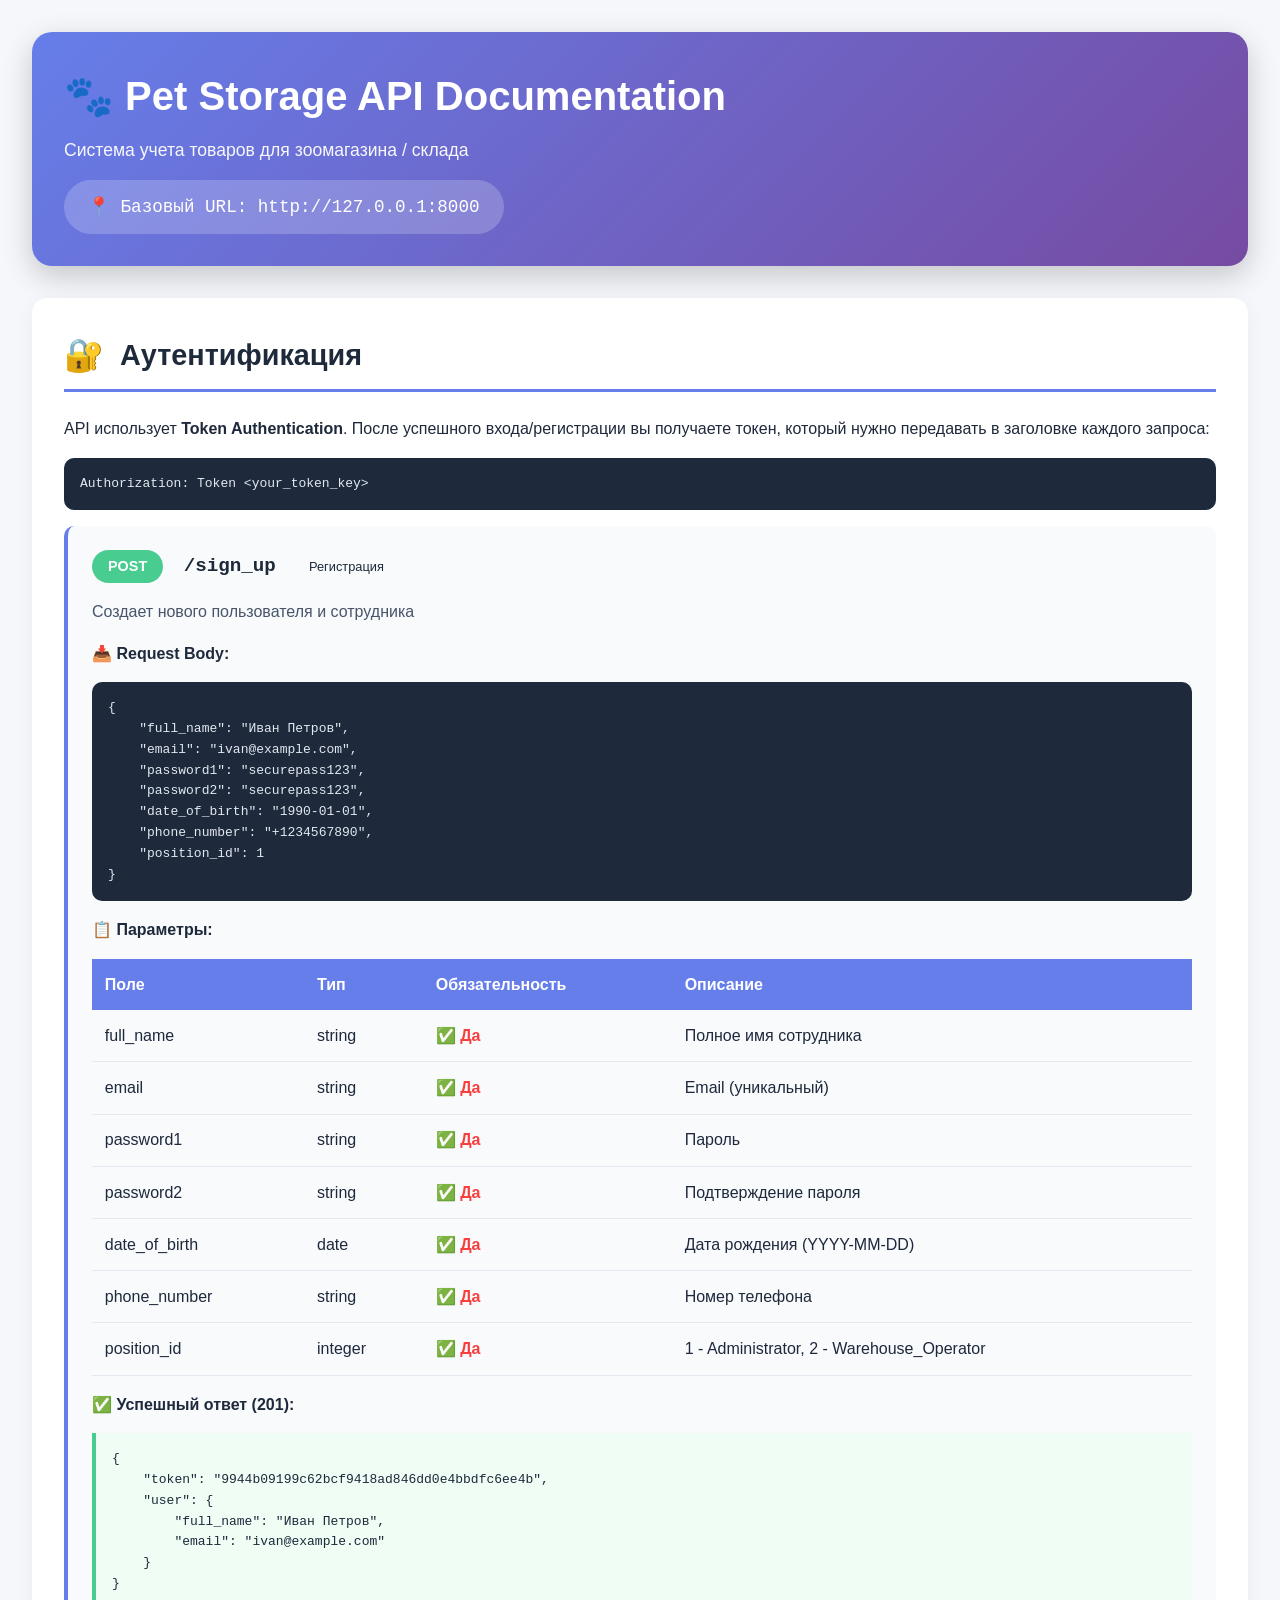
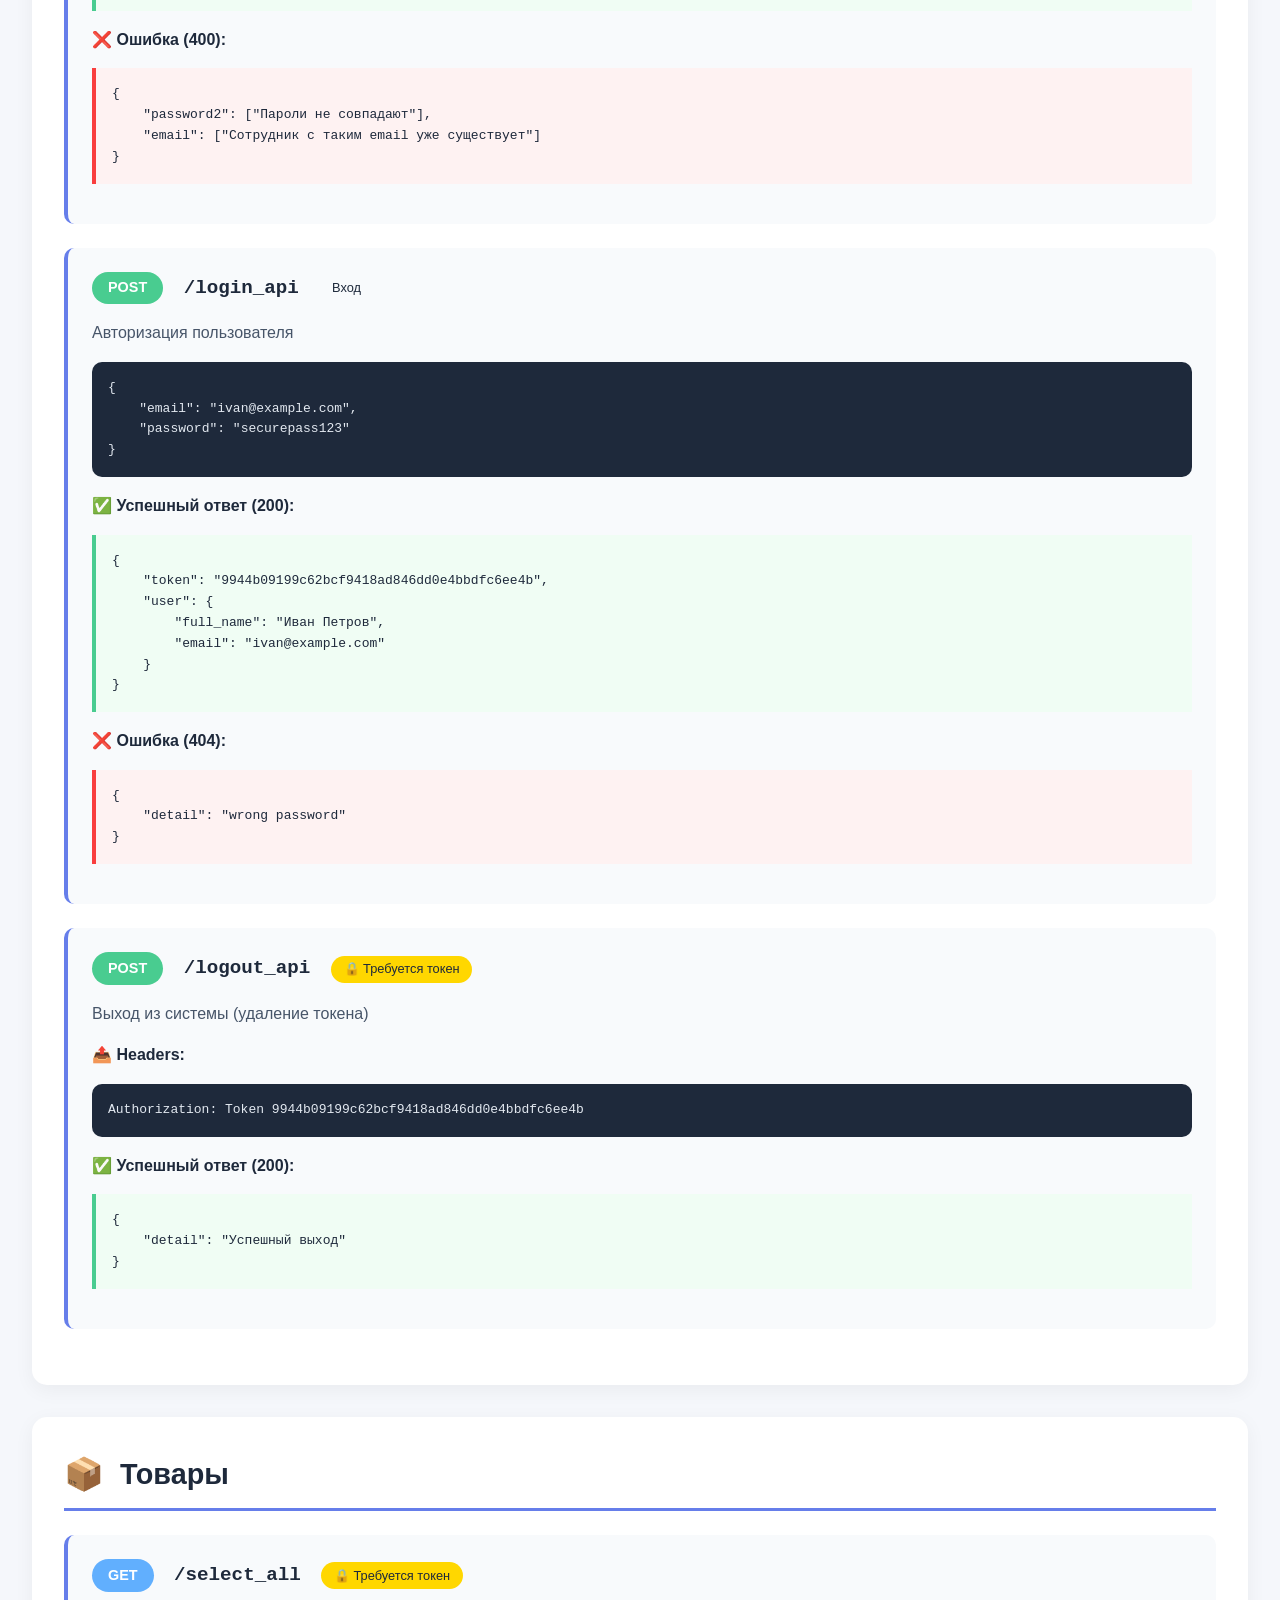
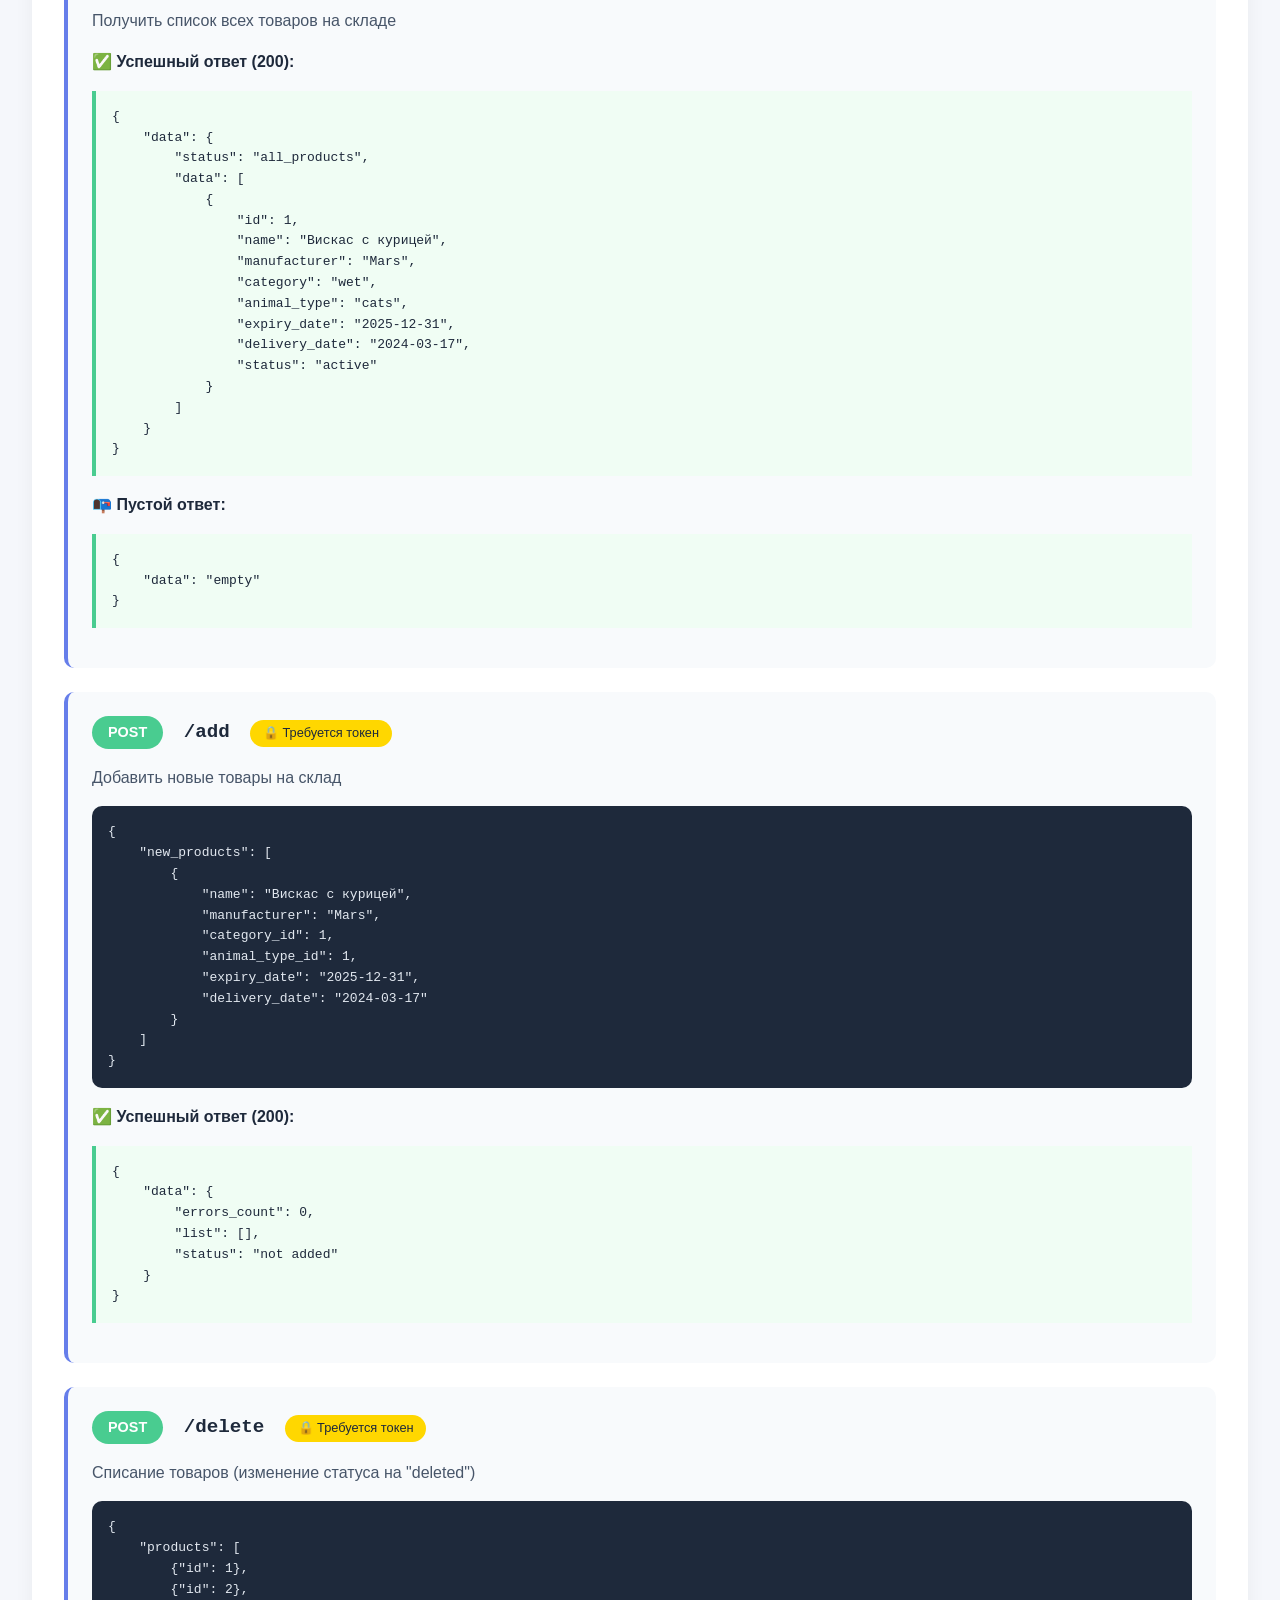
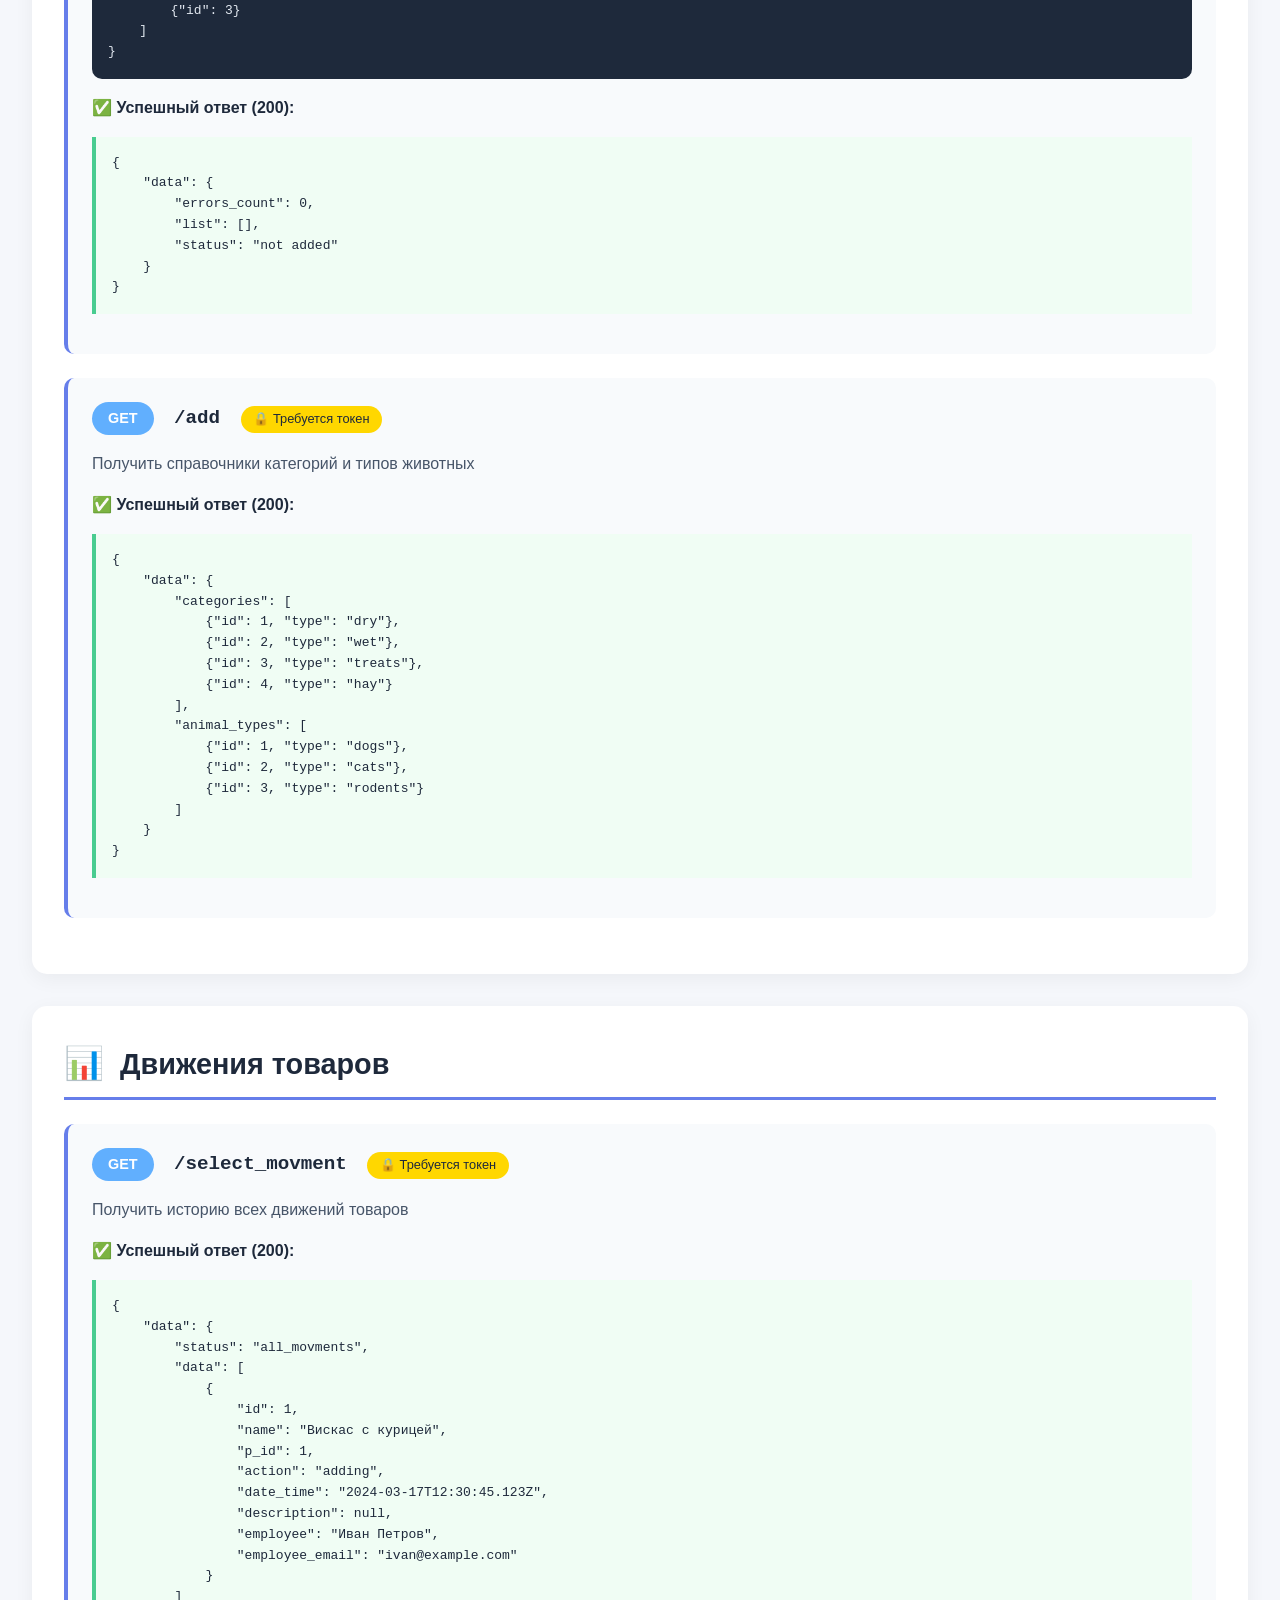
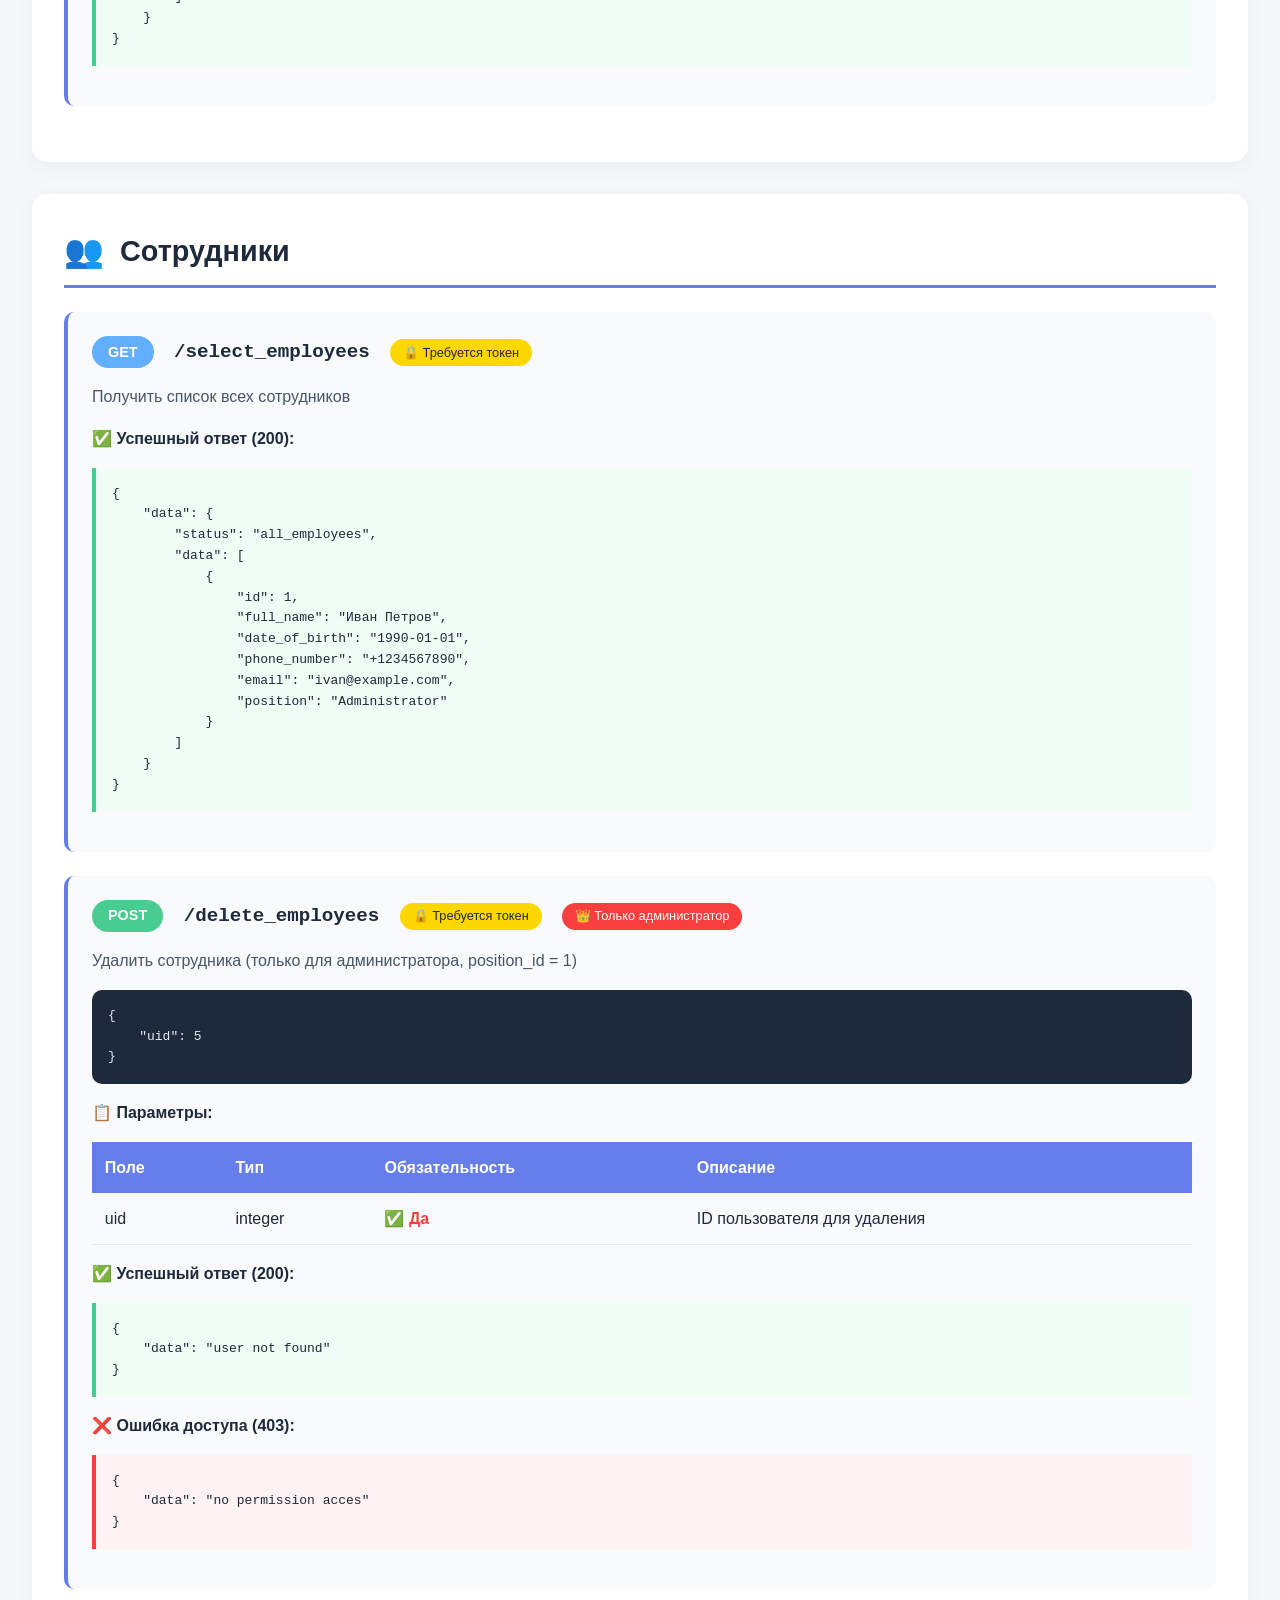
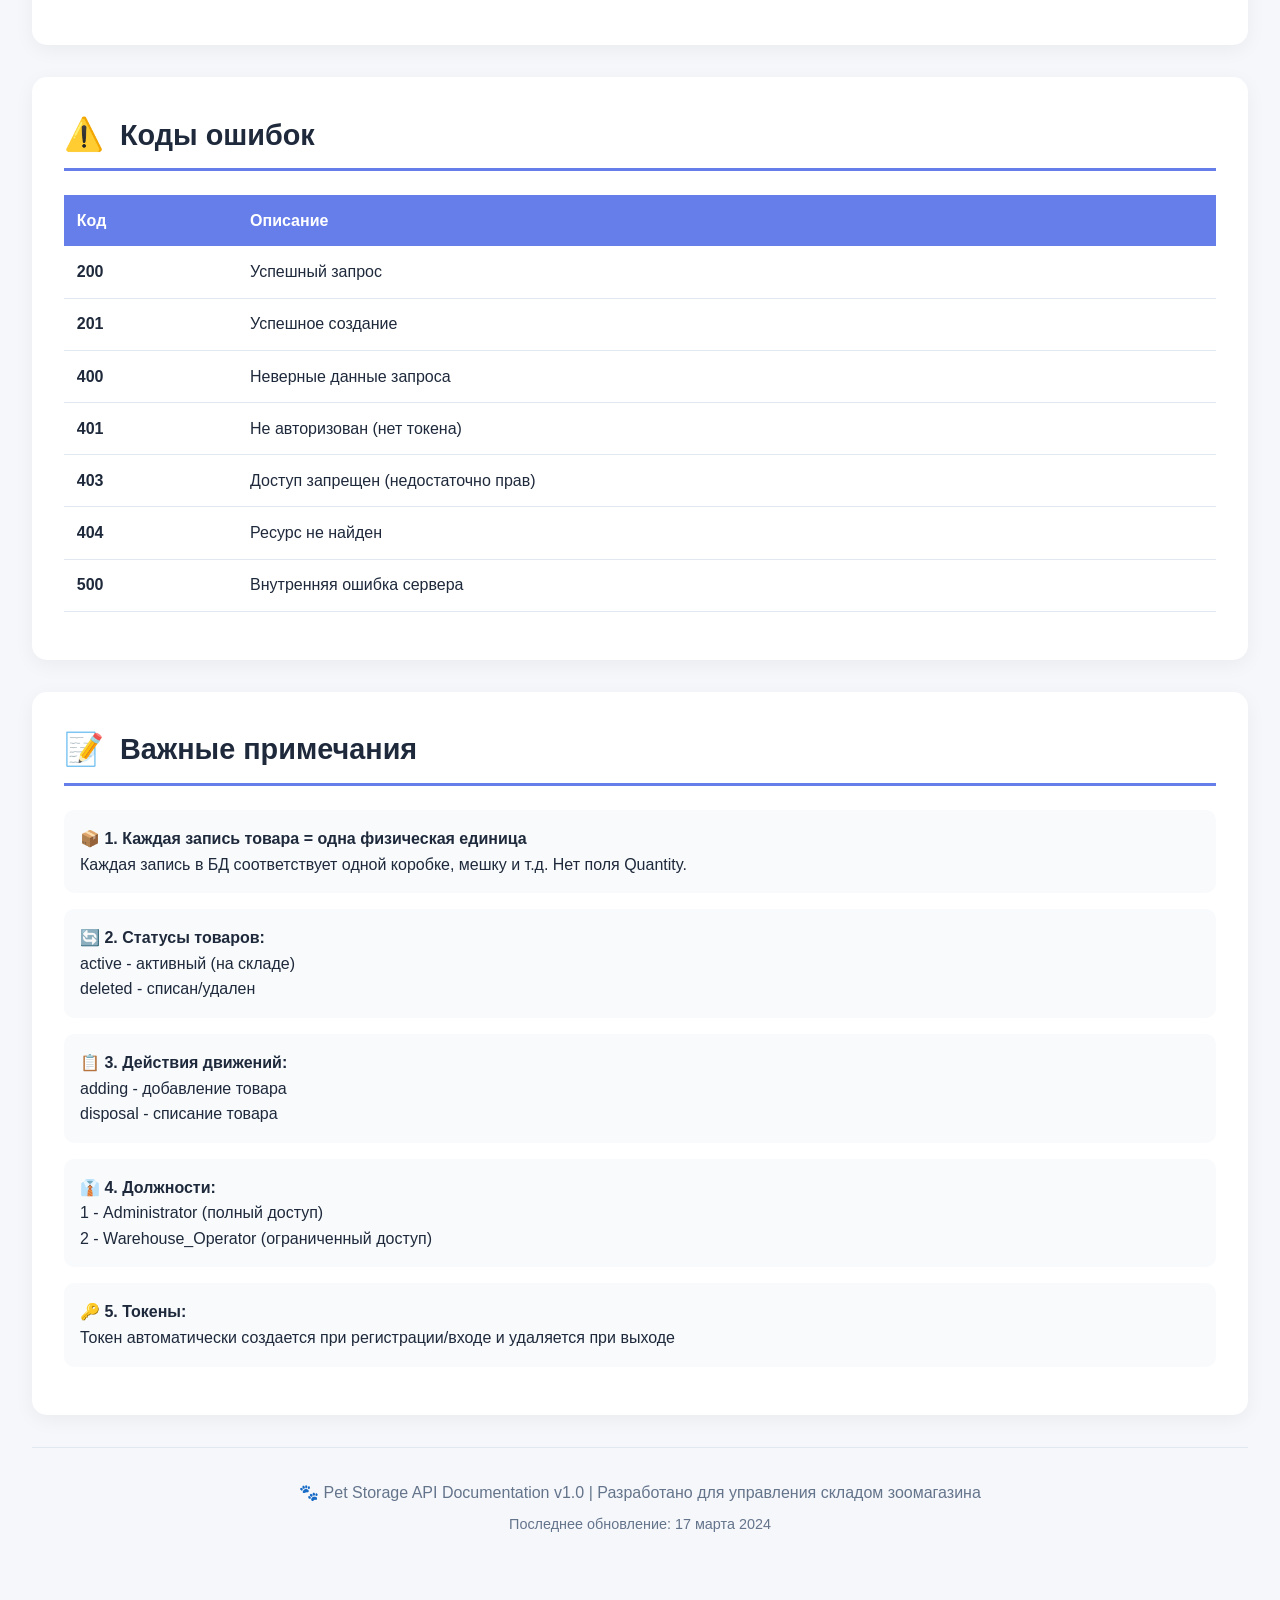
<file: API_doc.html>
<!DOCTYPE html>
<html lang="ru">
<head>
    <meta charset="UTF-8">
    <meta name="viewport" content="width=device-width, initial-scale=1.0">
    <title>Pet Storage API Documentation</title>
    <style>
        * {
            margin: 0;
            padding: 0;
            box-sizing: border-box;
        }

        body {
            font-family: -apple-system, BlinkMacSystemFont, 'Segoe UI', Roboto, Oxygen, Ubuntu, Cantarell, 'Open Sans', 'Helvetica Neue', sans-serif;
            background-color: #f5f7fb;
            color: #1e293b;
            line-height: 1.6;
        }

        .container {
            max-width: 1400px;
            margin: 0 auto;
            padding: 2rem;
        }

        header {
            background: linear-gradient(135deg, #667eea 0%, #764ba2 100%);
            color: white;
            padding: 2rem;
            border-radius: 20px;
            margin-bottom: 2rem;
            box-shadow: 0 10px 30px rgba(0,0,0,0.2);
        }

        header h1 {
            font-size: 2.5rem;
            margin-bottom: 0.5rem;
            font-weight: 600;
        }

        header p {
            font-size: 1.1rem;
            opacity: 0.95;
        }

        .base-url {
            background: rgba(255,255,255,0.2);
            padding: 0.8rem 1.5rem;
            border-radius: 50px;
            display: inline-block;
            margin-top: 1rem;
            font-family: 'Courier New', monospace;
            font-size: 1.1rem;
        }

        .section {
            background: white;
            border-radius: 15px;
            padding: 2rem;
            margin-bottom: 2rem;
            box-shadow: 0 5px 20px rgba(0,0,0,0.05);
        }

        .section-title {
            display: flex;
            align-items: center;
            margin-bottom: 1.5rem;
            padding-bottom: 0.5rem;
            border-bottom: 3px solid #667eea;
        }

        .section-title h2 {
            color: #1e293b;
            font-size: 1.8rem;
            font-weight: 600;
        }

        .section-icon {
            font-size: 2rem;
            margin-right: 1rem;
        }

        .endpoint {
            background: #f8fafc;
            border-left: 4px solid #667eea;
            padding: 1.5rem;
            margin-bottom: 1.5rem;
            border-radius: 10px;
            transition: transform 0.2s;
        }

        .endpoint:hover {
            transform: translateX(5px);
            box-shadow: 0 5px 15px rgba(102, 126, 234, 0.1);
        }

        .method {
            display: inline-block;
            padding: 0.3rem 1rem;
            border-radius: 50px;
            font-weight: 600;
            font-size: 0.9rem;
            margin-right: 1rem;
        }

        .method-post {
            background: #49cc90;
            color: white;
        }

        .method-get {
            background: #61affe;
            color: white;
        }

        .method-delete {
            background: #f93e3e;
            color: white;
        }

        .endpoint-url {
            font-family: 'Courier New', monospace;
            font-size: 1.2rem;
            font-weight: 600;
            color: #1e293b;
        }

        .badge {
            display: inline-block;
            padding: 0.2rem 0.8rem;
            border-radius: 50px;
            font-size: 0.8rem;
            font-weight: 500;
            margin-left: 1rem;
        }

        .badge-auth {
            background: #ffd700;
            color: #1e293b;
        }

        .badge-admin {
            background: #f93e3e;
            color: white;
        }

        .description {
            margin: 1rem 0;
            color: #475569;
        }

        .request-box {
            background: #1e293b;
            color: #e2e8f0;
            padding: 1rem;
            border-radius: 10px;
            margin: 1rem 0;
            font-family: 'Courier New', monospace;
            overflow-x: auto;
        }

        .request-box pre {
            margin: 0;
            white-space: pre-wrap;
        }

        table {
            width: 100%;
            border-collapse: collapse;
            margin: 1rem 0;
        }

        th {
            background: #667eea;
            color: white;
            padding: 0.8rem;
            text-align: left;
        }

        td {
            padding: 0.8rem;
            border-bottom: 1px solid #e2e8f0;
        }

        tr:hover {
            background: #f8fafc;
        }

        .param-required {
            color: #f93e3e;
            font-weight: 600;
        }

        .param-optional {
            color: #94a3b8;
        }

        .response-success {
            border-left: 4px solid #49cc90;
            background: #f0fdf4;
            padding: 1rem;
            margin: 1rem 0;
        }

        .response-error {
            border-left: 4px solid #f93e3e;
            background: #fef2f2;
            padding: 1rem;
            margin: 1rem 0;
        }

        .footer {
            text-align: center;
            padding: 2rem;
            color: #64748b;
            border-top: 1px solid #e2e8f0;
        }

        .grid-2 {
            display: grid;
            grid-template-columns: 1fr 1fr;
            gap: 2rem;
        }

        @media (max-width: 768px) {
            .grid-2 {
                grid-template-columns: 1fr;
            }
        }
    </style>
</head>
<body>
    <div class="container">
        <header>
            <h1>🐾 Pet Storage API Documentation</h1>
            <p>Система учета товаров для зоомагазина / склада</p>
            <div class="base-url">
                📍 Базовый URL: http://127.0.0.1:8000
            </div>
        </header>

        <!-- Аутентификация -->
        <section class="section">
            <div class="section-title">
                <span class="section-icon">🔐</span>
                <h2>Аутентификация</h2>
            </div>
            <p style="margin-bottom: 1rem;">API использует <strong>Token Authentication</strong>. После успешного входа/регистрации вы получаете токен, который нужно передавать в заголовке каждого запроса:</p>
            <div class="request-box">
                <pre>Authorization: Token &lt;your_token_key&gt;</pre>
            </div>

            <!-- Регистрация -->
            <div class="endpoint">
                <span class="method method-post">POST</span>
                <span class="endpoint-url">/sign_up</span>
                <span class="badge">Регистрация</span>
                <div class="description">Создает нового пользователя и сотрудника</div>
                
                <h4>📥 Request Body:</h4>
                <div class="request-box">
                    <pre>{
    "full_name": "Иван Петров",
    "email": "ivan@example.com",
    "password1": "securepass123",
    "password2": "securepass123",
    "date_of_birth": "1990-01-01",
    "phone_number": "+1234567890",
    "position_id": 1
}</pre>
                </div>

                <h4>📋 Параметры:</h4>
                <table>
                    <tr>
                        <th>Поле</th>
                        <th>Тип</th>
                        <th>Обязательность</th>
                        <th>Описание</th>
                    </tr>
                    <tr>
                        <td>full_name</td>
                        <td>string</td>
                        <td class="param-required">✅ Да</td>
                        <td>Полное имя сотрудника</td>
                    </tr>
                    <tr>
                        <td>email</td>
                        <td>string</td>
                        <td class="param-required">✅ Да</td>
                        <td>Email (уникальный)</td>
                    </tr>
                    <tr>
                        <td>password1</td>
                        <td>string</td>
                        <td class="param-required">✅ Да</td>
                        <td>Пароль</td>
                    </tr>
                    <tr>
                        <td>password2</td>
                        <td>string</td>
                        <td class="param-required">✅ Да</td>
                        <td>Подтверждение пароля</td>
                    </tr>
                    <tr>
                        <td>date_of_birth</td>
                        <td>date</td>
                        <td class="param-required">✅ Да</td>
                        <td>Дата рождения (YYYY-MM-DD)</td>
                    </tr>
                    <tr>
                        <td>phone_number</td>
                        <td>string</td>
                        <td class="param-required">✅ Да</td>
                        <td>Номер телефона</td>
                    </tr>
                    <tr>
                        <td>position_id</td>
                        <td>integer</td>
                        <td class="param-required">✅ Да</td>
                        <td>1 - Administrator, 2 - Warehouse_Operator</td>
                    </tr>
                </table>

                <h4>✅ Успешный ответ (201):</h4>
                <div class="response-success">
                    <pre>{
    "token": "9944b09199c62bcf9418ad846dd0e4bbdfc6ee4b",
    "user": {
        "full_name": "Иван Петров",
        "email": "ivan@example.com"
    }
}</pre>
                </div>

                <h4>❌ Ошибка (400):</h4>
                <div class="response-error">
                    <pre>{
    "password2": ["Пароли не совпадают"],
    "email": ["Сотрудник с таким email уже существует"]
}</pre>
                </div>
            </div>

            <!-- Вход -->
            <div class="endpoint">
                <span class="method method-post">POST</span>
                <span class="endpoint-url">/login_api</span>
                <span class="badge">Вход</span>
                <div class="description">Авторизация пользователя</div>
                
                <div class="request-box">
                    <pre>{
    "email": "ivan@example.com",
    "password": "securepass123"
}</pre>
                </div>

                <h4>✅ Успешный ответ (200):</h4>
                <div class="response-success">
                    <pre>{
    "token": "9944b09199c62bcf9418ad846dd0e4bbdfc6ee4b",
    "user": {
        "full_name": "Иван Петров",
        "email": "ivan@example.com"
    }
}</pre>
                </div>

                <h4>❌ Ошибка (404):</h4>
                <div class="response-error">
                    <pre>{
    "detail": "wrong password"
}</pre>
                </div>
            </div>

            <!-- Выход -->
            <div class="endpoint">
                <span class="method method-post">POST</span>
                <span class="endpoint-url">/logout_api</span>
                <span class="badge badge-auth">🔒 Требуется токен</span>
                <div class="description">Выход из системы (удаление токена)</div>
                
                <h4>📤 Headers:</h4>
                <div class="request-box">
                    <pre>Authorization: Token 9944b09199c62bcf9418ad846dd0e4bbdfc6ee4b</pre>
                </div>

                <h4>✅ Успешный ответ (200):</h4>
                <div class="response-success">
                    <pre>{
    "detail": "Успешный выход"
}</pre>
                </div>
            </div>
        </section>

        <!-- Товары -->
        <section class="section">
            <div class="section-title">
                <span class="section-icon">📦</span>
                <h2>Товары</h2>
            </div>

            <!-- Получить все товары -->
            <div class="endpoint">
                <span class="method method-get">GET</span>
                <span class="endpoint-url">/select_all</span>
                <span class="badge badge-auth">🔒 Требуется токен</span>
                <div class="description">Получить список всех товаров на складе</div>

                <h4>✅ Успешный ответ (200):</h4>
                <div class="response-success">
                    <pre>{
    "data": {
        "status": "all_products",
        "data": [
            {
                "id": 1,
                "name": "Вискас с курицей",
                "manufacturer": "Mars",
                "category": "wet",
                "animal_type": "cats",
                "expiry_date": "2025-12-31",
                "delivery_date": "2024-03-17",
                "status": "active"
            }
        ]
    }
}</pre>
                </div>

                <h4>📭 Пустой ответ:</h4>
                <div class="response-success">
                    <pre>{
    "data": "empty"
}</pre>
                </div>
            </div>

            <!-- Добавить товары -->
            <div class="endpoint">
                <span class="method method-post">POST</span>
                <span class="endpoint-url">/add</span>
                <span class="badge badge-auth">🔒 Требуется токен</span>
                <div class="description">Добавить новые товары на склад</div>

                <div class="request-box">
                    <pre>{
    "new_products": [
        {
            "name": "Вискас с курицей",
            "manufacturer": "Mars",
            "category_id": 1,
            "animal_type_id": 1,
            "expiry_date": "2025-12-31",
            "delivery_date": "2024-03-17"
        }
    ]
}</pre>
                </div>

                <h4>✅ Успешный ответ (200):</h4>
                <div class="response-success">
                    <pre>{
    "data": {
        "errors_count": 0,
        "list": [],
        "status": "not added"
    }
}</pre>
                </div>
            </div>

            <!-- Удалить товары -->
            <div class="endpoint">
                <span class="method method-post">POST</span>
                <span class="endpoint-url">/delete</span>
                <span class="badge badge-auth">🔒 Требуется токен</span>
                <div class="description">Списание товаров (изменение статуса на "deleted")</div>

                <div class="request-box">
                    <pre>{
    "products": [
        {"id": 1},
        {"id": 2},
        {"id": 3}
    ]
}</pre>
                </div>

                <h4>✅ Успешный ответ (200):</h4>
                <div class="response-success">
                    <pre>{
    "data": {
        "errors_count": 0,
        "list": [],
        "status": "not added"
    }
}</pre>
                </div>
            </div>

            <!-- GET add - справочники -->
            <div class="endpoint">
                <span class="method method-get">GET</span>
                <span class="endpoint-url">/add</span>
                <span class="badge badge-auth">🔒 Требуется токен</span>
                <div class="description">Получить справочники категорий и типов животных</div>

                <h4>✅ Успешный ответ (200):</h4>
                <div class="response-success">
                    <pre>{
    "data": {
        "categories": [
            {"id": 1, "type": "dry"},
            {"id": 2, "type": "wet"},
            {"id": 3, "type": "treats"},
            {"id": 4, "type": "hay"}
        ],
        "animal_types": [
            {"id": 1, "type": "dogs"},
            {"id": 2, "type": "cats"},
            {"id": 3, "type": "rodents"}
        ]
    }
}</pre>
                </div>
            </div>
        </section>

        <!-- Движения товаров -->
        <section class="section">
            <div class="section-title">
                <span class="section-icon">📊</span>
                <h2>Движения товаров</h2>
            </div>

            <div class="endpoint">
                <span class="method method-get">GET</span>
                <span class="endpoint-url">/select_movment</span>
                <span class="badge badge-auth">🔒 Требуется токен</span>
                <div class="description">Получить историю всех движений товаров</div>

                <h4>✅ Успешный ответ (200):</h4>
                <div class="response-success">
                    <pre>{
    "data": {
        "status": "all_movments",
        "data": [
            {
                "id": 1,
                "name": "Вискас с курицей",
                "p_id": 1,
                "action": "adding",
                "date_time": "2024-03-17T12:30:45.123Z",
                "description": null,
                "employee": "Иван Петров",
                "employee_email": "ivan@example.com"
            }
        ]
    }
}</pre>
                </div>
            </div>
        </section>

        <!-- Сотрудники -->
        <section class="section">
            <div class="section-title">
                <span class="section-icon">👥</span>
                <h2>Сотрудники</h2>
            </div>

            <!-- Получить сотрудников -->
            <div class="endpoint">
                <span class="method method-get">GET</span>
                <span class="endpoint-url">/select_employees</span>
                <span class="badge badge-auth">🔒 Требуется токен</span>
                <div class="description">Получить список всех сотрудников</div>

                <h4>✅ Успешный ответ (200):</h4>
                <div class="response-success">
                    <pre>{
    "data": {
        "status": "all_employees",
        "data": [
            {
                "id": 1,
                "full_name": "Иван Петров",
                "date_of_birth": "1990-01-01",
                "phone_number": "+1234567890",
                "email": "ivan@example.com",
                "position": "Administrator"
            }
        ]
    }
}</pre>
                </div>
            </div>

            <!-- Удалить сотрудника -->
            <div class="endpoint">
                <span class="method method-post">POST</span>
                <span class="endpoint-url">/delete_employees</span>
                <span class="badge badge-auth">🔒 Требуется токен</span>
                <span class="badge badge-admin">👑 Только администратор</span>
                <div class="description">Удалить сотрудника (только для администратора, position_id = 1)</div>

                <div class="request-box">
                    <pre>{
    "uid": 5
}</pre>
                </div>

                <h4>📋 Параметры:</h4>
                <table>
                    <tr>
                        <th>Поле</th>
                        <th>Тип</th>
                        <th>Обязательность</th>
                        <th>Описание</th>
                    </tr>
                    <tr>
                        <td>uid</td>
                        <td>integer</td>
                        <td class="param-required">✅ Да</td>
                        <td>ID пользователя для удаления</td>
                    </tr>
                </table>

                <h4>✅ Успешный ответ (200):</h4>
                <div class="response-success">
                    <pre>{
    "data": "user not found"
}</pre>
                </div>

                <h4>❌ Ошибка доступа (403):</h4>
                <div class="response-error">
                    <pre>{
    "data": "no permission acces"
}</pre>
                </div>
            </div>
        </section>

        <!-- Коды ошибок -->
        <section class="section">
            <div class="section-title">
                <span class="section-icon">⚠️</span>
                <h2>Коды ошибок</h2>
            </div>

            <table>
                <tr>
                    <th>Код</th>
                    <th>Описание</th>
                </tr>
                <tr>
                    <td><strong>200</strong></td>
                    <td>Успешный запрос</td>
                </tr>
                <tr>
                    <td><strong>201</strong></td>
                    <td>Успешное создание</td>
                </tr>
                <tr>
                    <td><strong>400</strong></td>
                    <td>Неверные данные запроса</td>
                </tr>
                <tr>
                    <td><strong>401</strong></td>
                    <td>Не авторизован (нет токена)</td>
                </tr>
                <tr>
                    <td><strong>403</strong></td>
                    <td>Доступ запрещен (недостаточно прав)</td>
                </tr>
                <tr>
                    <td><strong>404</strong></td>
                    <td>Ресурс не найден</td>
                </tr>
                <tr>
                    <td><strong>500</strong></td>
                    <td>Внутренняя ошибка сервера</td>
                </tr>
            </table>
        </section>

        <!-- Примечания -->
        <section class="section">
            <div class="section-title">
                <span class="section-icon">📝</span>
                <h2>Важные примечания</h2>
            </div>

            <ul style="list-style-type: none; padding: 0;">
                <li style="margin-bottom: 1rem; padding: 1rem; background: #f8fafc; border-radius: 10px;">
                    <strong>📦 1. Каждая запись товара = одна физическая единица</strong><br>
                    Каждая запись в БД соответствует одной коробке, мешку и т.д. Нет поля Quantity.
                </li>
                <li style="margin-bottom: 1rem; padding: 1rem; background: #f8fafc; border-radius: 10px;">
                    <strong>🔄 2. Статусы товаров:</strong><br>
                    active - активный (на складе)<br>
                    deleted - списан/удален
                </li>
                <li style="margin-bottom: 1rem; padding: 1rem; background: #f8fafc; border-radius: 10px;">
                    <strong>📋 3. Действия движений:</strong><br>
                    adding - добавление товара<br>
                    disposal - списание товара
                </li>
                <li style="margin-bottom: 1rem; padding: 1rem; background: #f8fafc; border-radius: 10px;">
                    <strong>👔 4. Должности:</strong><br>
                    1 - Administrator (полный доступ)<br>
                    2 - Warehouse_Operator (ограниченный доступ)
                </li>
                <li style="margin-bottom: 1rem; padding: 1rem; background: #f8fafc; border-radius: 10px;">
                    <strong>🔑 5. Токены:</strong><br>
                    Токен автоматически создается при регистрации/входе и удаляется при выходе
                </li>
            </ul>
        </section>

        <footer class="footer">
            <p>🐾 Pet Storage API Documentation v1.0 | Разработано для управления складом зоомагазина</p>
            <p style="margin-top: 0.5rem; font-size: 0.9rem;">Последнее обновление: 17 марта 2024</p>
        </footer>
    </div>
</body>
</html>
</file>
